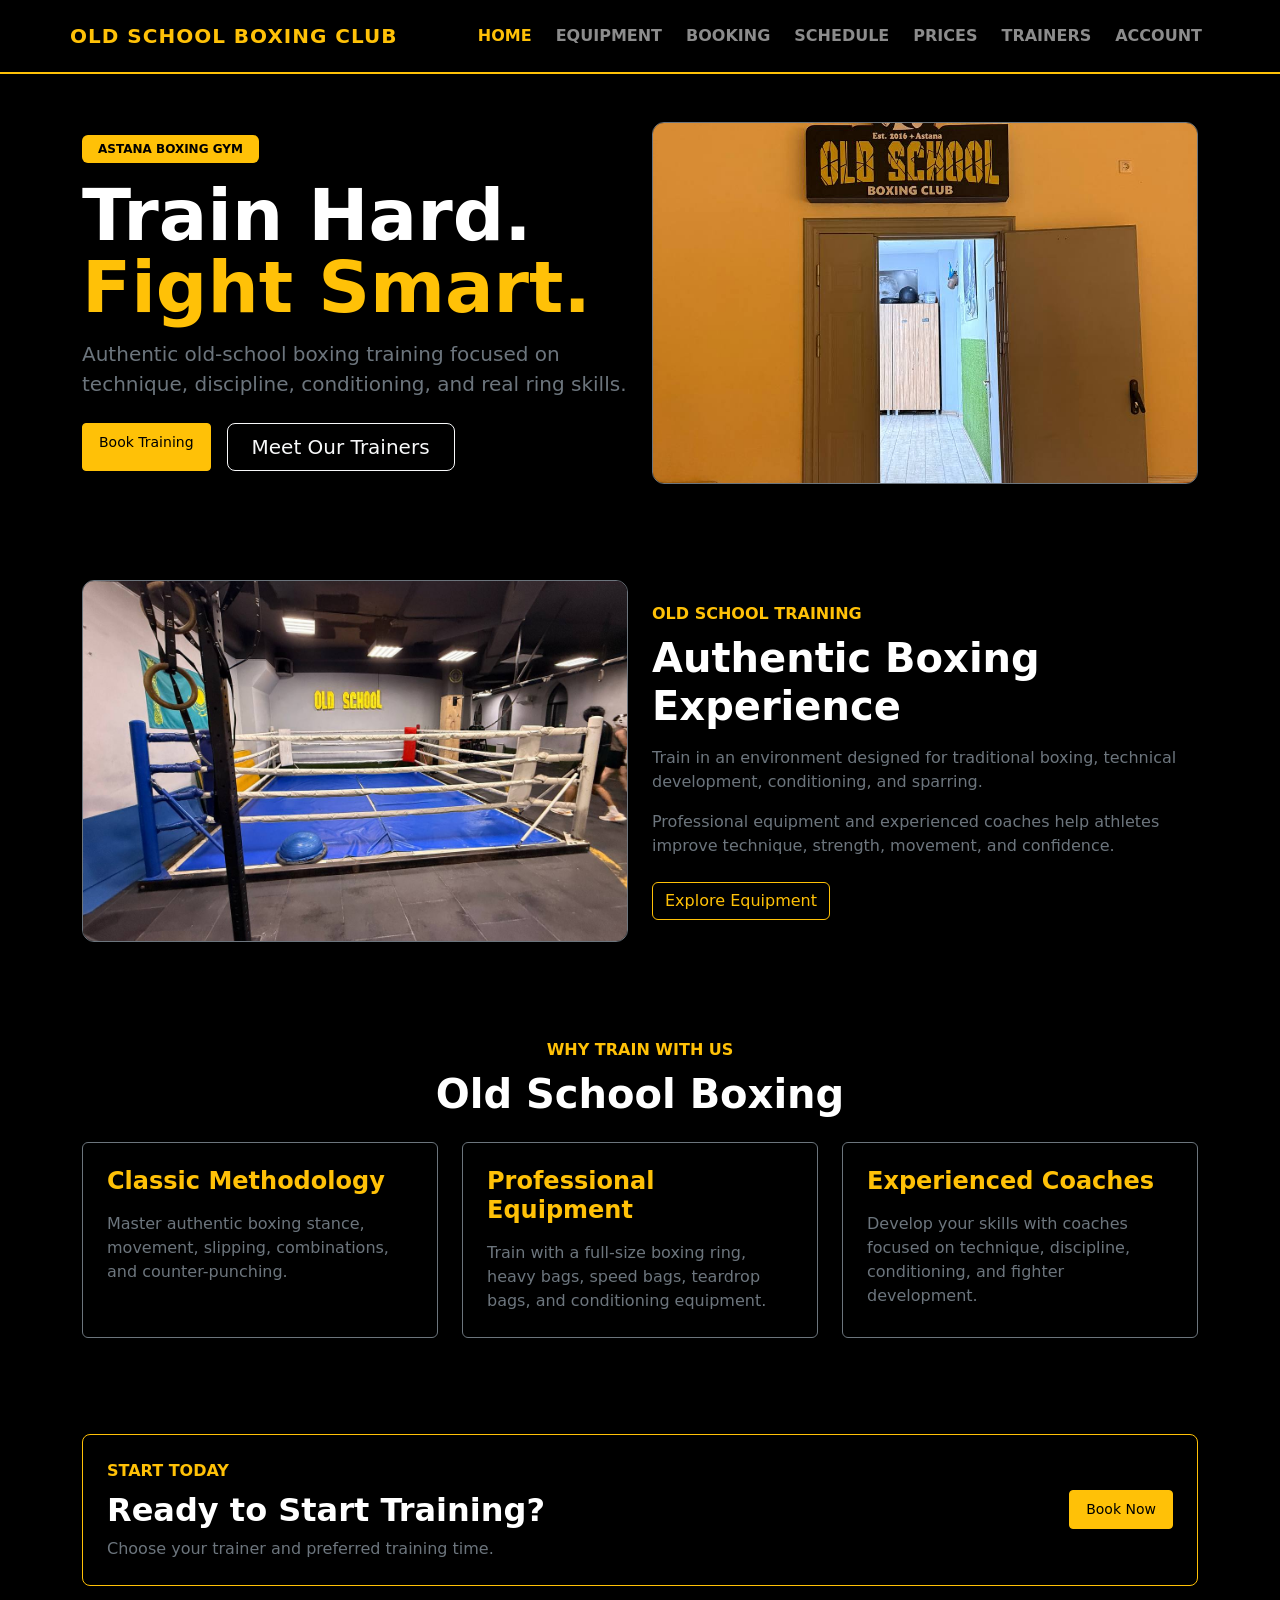
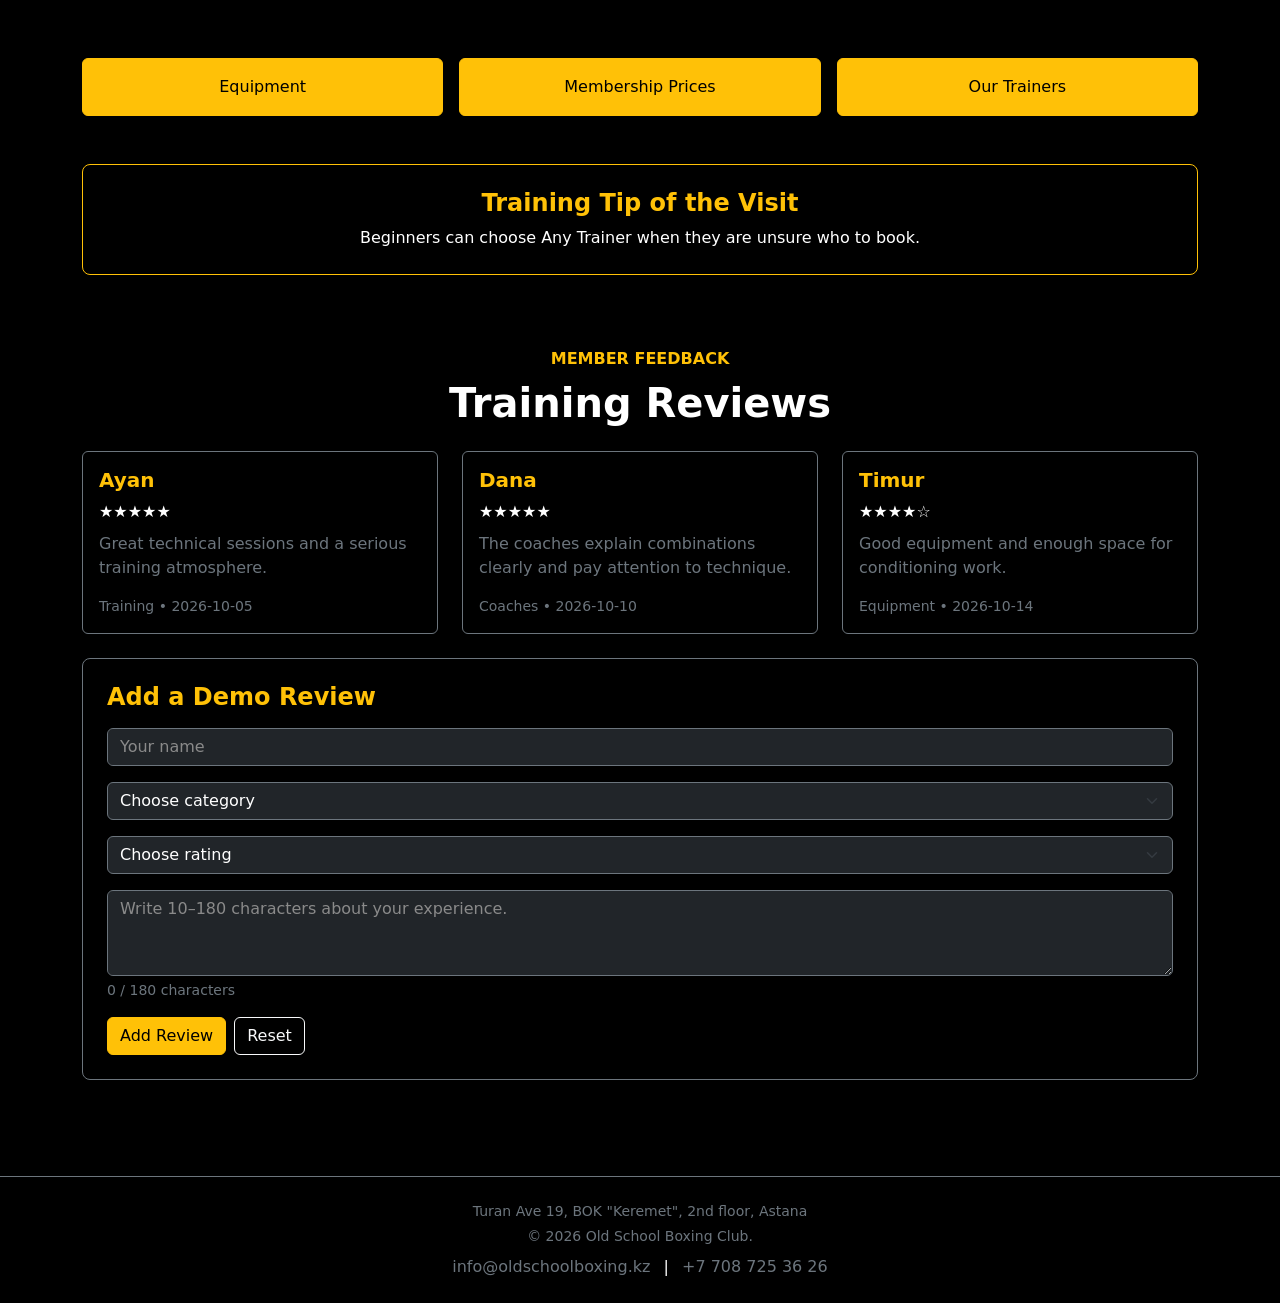
<file: src/index.html>
<!DOCTYPE html>
<html lang="en">
<head>
  <meta charset="UTF-8">
  <meta name="viewport" content="width=device-width, initial-scale=1.0">
  <meta name="description"
        content="Old School Boxing Club in Astana - authentic boxing training, professional equipment and experienced coaches.">
  <title>Old School Boxing Club - Home</title>

  <link href="https://cdn.jsdelivr.net/npm/bootstrap@5.3.8/dist/css/bootstrap.min.css"
        rel="stylesheet">
  <link rel="stylesheet" href="base.css">
  <link rel="stylesheet" href="assylkhan.css">
</head>

<body class="bg-black text-white lh-base">

<header class="main-header-bootstrap bg-black border-bottom border-2 border-warning">
  <nav class="navbar navbar-expand-md navbar-dark container py-3">
    <a class="navbar-brand text-warning fw-bold fs-5 brand-animation"
       href="index.html">
      OLD SCHOOL BOXING CLUB
    </a>

    <button class="navbar-toggler border-warning"
            type="button"
            data-bs-toggle="collapse"
            data-bs-target="#mainNavbar"
            aria-controls="mainNavbar"
            aria-expanded="false"
            aria-label="Toggle navigation">
      <span class="navbar-toggler-icon"></span>
    </button>

    <div class="collapse navbar-collapse" id="mainNavbar">
      <div class="navbar-nav ms-auto text-center gap-md-2 nav-animation">

        <a href="index.html"
           class="nav-link fw-semibold active nav-popup"
           data-label="Home page"
           aria-current="page">HOME</a>

        <a href="equipment.html"
           class="nav-link fw-semibold nav-popup"
           data-label="View our equipment">EQUIPMENT</a>

        <a href="booking.html"
           class="nav-link fw-semibold nav-popup"
           data-label="Book a training session">BOOKING</a>

        <a href="schedule.html"
           class="nav-link fw-semibold nav-popup"
           data-label="Weekly training schedule">SCHEDULE</a>

        <a href="prices.html"
           class="nav-link fw-semibold nav-popup"
           data-label="View membership prices">PRICES</a>

        <a href="trainers.html"
           class="nav-link fw-semibold nav-popup"
           data-label="Meet our trainers">TRAINERS</a>

        <a href="login.html"
           class="nav-link fw-semibold nav-popup"
           data-label="Member account">ACCOUNT</a>

      </div>
    </div>
  </nav>
</header>

<main>

  <!-- HERO -->
  <section id="home-hero" class="container py-5">
    <div class="row align-items-center g-4">

      <div class="col-12 col-lg-6 text-center text-lg-start">
        <span class="badge text-bg-warning px-3 py-2 mb-3">
          ASTANA BOXING GYM
        </span>

        <h1 class="display-2 fw-bold lh-1 mb-3">
          Train Hard.
          <span class="text-warning d-block">
            Fight Smart.
          </span>
        </h1>

        <p class="lead text-secondary mb-4">
          Authentic old-school boxing training focused on technique,
          discipline, conditioning, and real ring skills.
        </p>

        <div class="d-flex flex-column flex-sm-row gap-3
                    justify-content-center justify-content-lg-start">

          <a id="hero-book-button"
             href="booking.html#booking-form"
             class="btn btn-warning btn-sm px-3 py-2">
            Book Training
          </a>

          <a id="hero-trainers-button"
             href="trainers.html"
             class="btn btn-outline-light btn-lg px-4">
            Meet Our Trainers
          </a>
        </div>
      </div>

      <div class="col-12 col-lg-6">
        <div class="home-image-wrapper">
          <img src="images/gym1.jpg"
               class="home-hero-img"
               alt="Old School Boxing Club training area">
        </div>
      </div>

    </div>
  </section>

  <!-- EXPERIENCE -->
  <section id="experience" class="container py-5">
    <div class="row align-items-center g-4">

      <div class="col-12 col-lg-6">
        <div class="home-image-wrapper">
          <img src="images/gym4.jpg"
               class="experience-img"
               alt="Old School Boxing Club boxing ring">
        </div>
      </div>

      <div class="col-12 col-lg-6 text-center text-lg-start">
        <span class="text-warning fw-bold">
          OLD SCHOOL TRAINING
        </span>

        <h2 class="display-6 fw-bold mt-2 mb-3">
          Authentic Boxing Experience
        </h2>

        <p class="text-secondary">
          Train in an environment designed for traditional boxing,
          technical development, conditioning, and sparring.
        </p>

        <p class="text-secondary mb-4">
          Professional equipment and experienced coaches help athletes
          improve technique, strength, movement, and confidence.
        </p>

        <a href="equipment.html"
           class="btn btn-outline-warning">
          Explore Equipment
        </a>
      </div>

    </div>
  </section>

  <!-- HIGHLIGHTS -->
  <section id="highlights" class="container py-5">
    <div class="text-center mb-4">
      <span class="text-warning fw-bold">
        WHY TRAIN WITH US
      </span>
      <h2 class="display-6 fw-bold mt-2">
        Old School Boxing
      </h2>
    </div>

    <div class="row g-4">

      <div class="col-12 col-md-6 col-lg-4">
        <article class="card bg-black text-white border-secondary h-100">
          <div class="card-body p-4">
            <h3 class="h4 text-warning fw-bold mb-3">
              Classic Methodology
            </h3>
            <p class="text-secondary mb-0">
              Master authentic boxing stance, movement,
              slipping, combinations, and counter-punching.
            </p>
          </div>
        </article>
      </div>

      <div class="col-12 col-md-6 col-lg-4">
        <article class="card bg-black text-white border-secondary h-100">
          <div class="card-body p-4">
            <h3 class="h4 text-warning fw-bold mb-3">
              Professional Equipment
            </h3>
            <p class="text-secondary mb-0">
              Train with a full-size boxing ring, heavy bags,
              speed bags, teardrop bags, and conditioning equipment.
            </p>
          </div>
        </article>
      </div>

      <div class="col-12 col-md-6 col-lg-4">
        <article class="card bg-black text-white border-secondary h-100">
          <div class="card-body p-4">
            <h3 class="h4 text-warning fw-bold mb-3">
              Experienced Coaches
            </h3>
            <p class="text-secondary mb-0">
              Develop your skills with coaches focused on technique,
              discipline, conditioning, and fighter development.
            </p>
          </div>
        </article>
      </div>

    </div>
  </section>

  <!-- START TRAINING -->
  <section id="start-training" class="container py-5">
    <div class="border border-warning rounded-3 p-4">
      <div class="row align-items-center g-3">

        <div class="col-12 col-md-8 text-center text-md-start">
          <span class="text-warning fw-bold">
            START TODAY
          </span>

          <h2 class="fw-bold mt-2 mb-2">
            Ready to Start Training?
          </h2>

          <p class="text-secondary mb-md-0">
            Choose your trainer and preferred training time.
          </p>
        </div>

        <div class="col-12 col-md-4 text-center text-md-end">
          <a href="booking.html#booking-form"
             class="btn btn-warning btn-sm px-3 py-2">
            Book Now
          </a>
        </div>

      </div>
    </div>
  </section>

  <!-- BOTTOM NAVIGATION -->
  <section class="container py-4">
    <div class="row g-3">

      <div class="col-12 col-md-4">
        <a href="equipment.html"
           class="btn btn-warning w-100 py-3">
          Equipment
        </a>
      </div>

      <div class="col-12 col-md-4">
        <a href="prices.html"
           class="btn btn-warning w-100 py-3">
          Membership Prices
        </a>
      </div>

      <div class="col-12 col-md-4">
        <a href="trainers.html"
           class="btn btn-warning w-100 py-3">
          Our Trainers
        </a>
      </div>

    </div>
  </section>

</main>

<footer class="bg-black border-top border-secondary text-center py-4 mt-5">
  <div class="container">
    <p class="small text-secondary mb-1">
      Turan Ave 19, BOK "Keremet", 2nd floor, Astana
    </p>

    <p class="small text-secondary mb-2">
      &copy; 2026 Old School Boxing Club.
    </p>

    <p class="mb-0">
      <a href="mailto:info@oldschoolboxing.kz"
         class="link-secondary text-decoration-none">
        info@oldschoolboxing.kz
      </a>

      <span class="mx-2">|</span>

      <a href="tel:+77087253626"
         class="link-secondary text-decoration-none">
        +7 708 725 36 26
      </a>
    </p>
  </div>
</footer>

<script src="https://cdn.jsdelivr.net/npm/bootstrap@5.3.8/dist/js/bootstrap.bundle.min.js"></script>
<script src="https://code.jquery.com/jquery-3.7.1.min.js"></script>
<script src="main.js"></script>
<script src="home.js"></script>

</body>
</html>
</file>
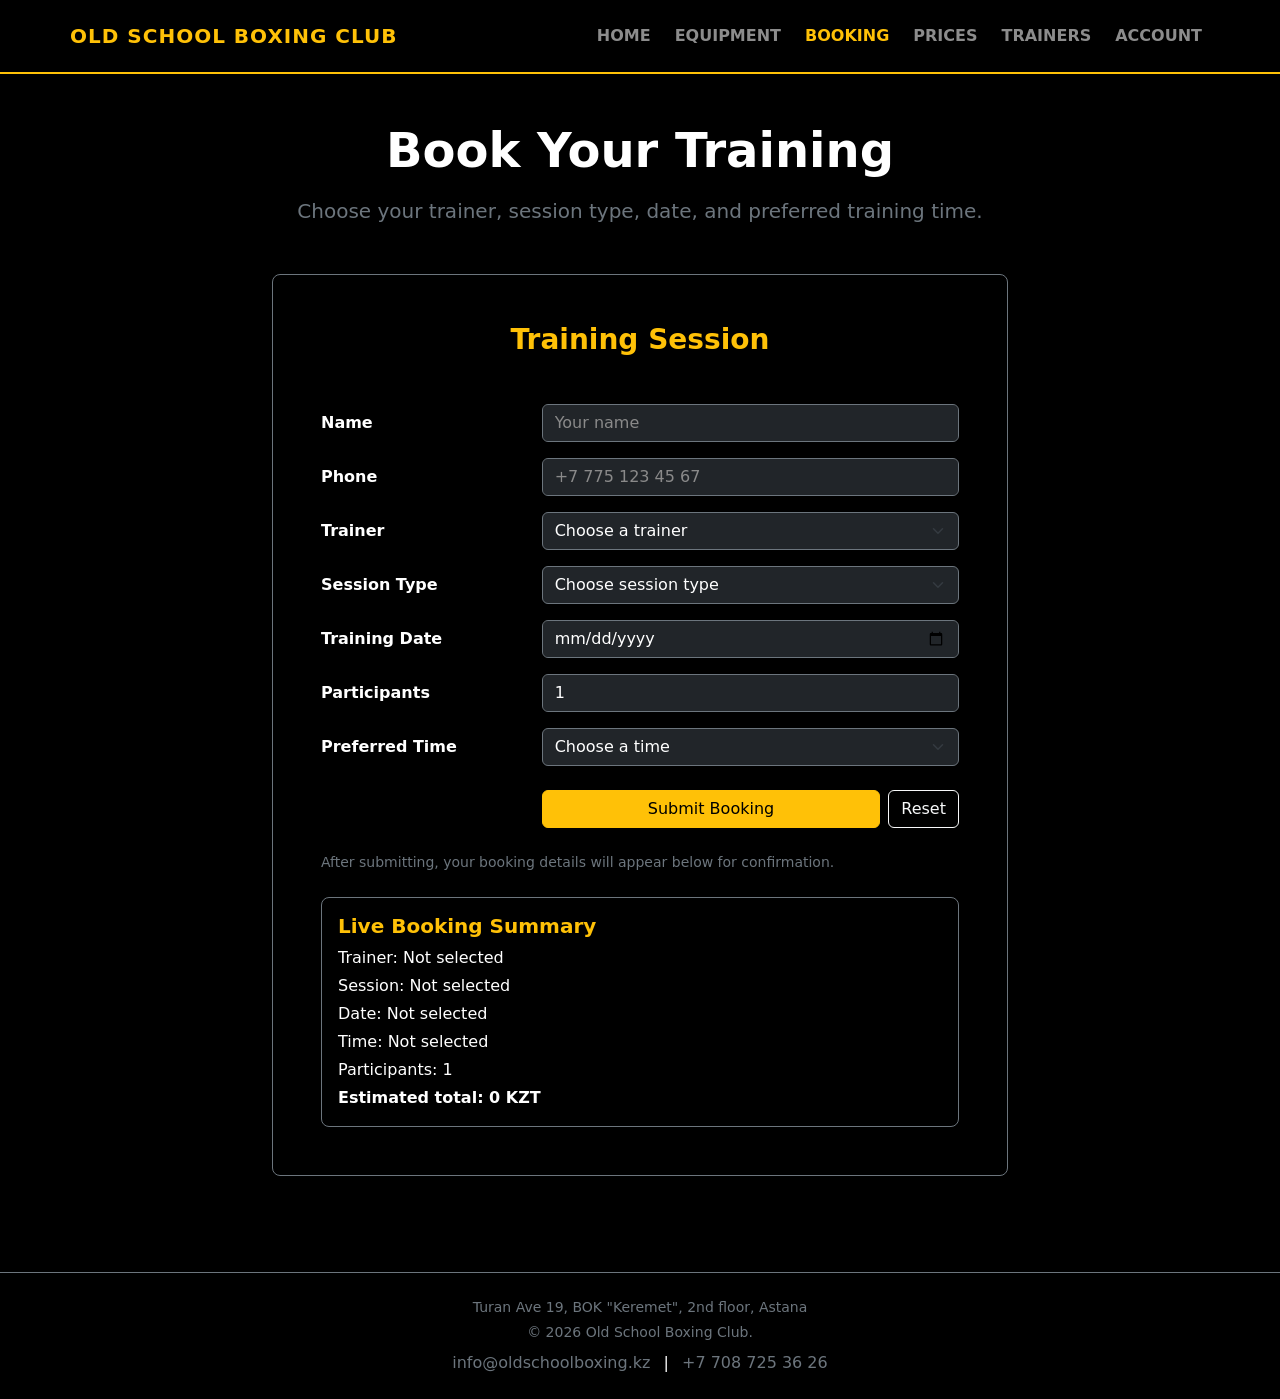
<file: src/booking.html>
<!DOCTYPE html>
<html lang="en">

<head>
  <meta charset="UTF-8">
  <meta name="viewport" content="width=device-width, initial-scale=1.0">

  <meta name="description"
        content="Book a boxing training session at Old School Boxing Club in Astana.">

  <title>Old School Boxing Club - Booking</title>

  <link href="https://cdn.jsdelivr.net/npm/bootstrap@5.3.8/dist/css/bootstrap.min.css"
        rel="stylesheet">

  <link rel="stylesheet" href="base.css">
  <link rel="stylesheet" href="assylkhan.css">
</head>

<body class="bg-black text-white lh-base">

<header class="main-header-bootstrap bg-black border-bottom border-2 border-warning">

  <nav class="navbar navbar-expand-md navbar-dark container py-3">

    <a class="navbar-brand text-warning fw-bold fs-5 brand-animation"
       href="index.html">
      OLD SCHOOL BOXING CLUB
    </a>

    <button class="navbar-toggler border-warning"
            type="button"
            data-bs-toggle="collapse"
            data-bs-target="#mainNavbar"
            aria-controls="mainNavbar"
            aria-expanded="false"
            aria-label="Toggle navigation">

      <span class="navbar-toggler-icon"></span>
    </button>

    <div class="collapse navbar-collapse" id="mainNavbar">

      <div class="navbar-nav ms-auto text-center gap-md-2 nav-animation">

        <a href="index.html"
           class="nav-link fw-semibold nav-popup"
           data-label="Home page">HOME</a>

        <a href="equipment.html"
           class="nav-link fw-semibold nav-popup"
           data-label="View our equipment">EQUIPMENT</a>

        <a href="booking.html"
           class="nav-link fw-semibold active nav-popup"
           data-label="Book a training session"
           aria-current="page">BOOKING</a>

        <a href="prices.html"
           class="nav-link fw-semibold nav-popup"
           data-label="View membership prices">PRICES</a>

        <a href="trainers.html"
           class="nav-link fw-semibold nav-popup"
           data-label="Meet our trainers">TRAINERS</a>

        <a href="login.html"
           class="nav-link fw-semibold nav-popup"
           data-label="Member account">ACCOUNT</a>

      </div>

    </div>

  </nav>

</header>


<section class="container text-center py-5">

  <h1 class="display-5 fw-bold mb-3">
    Book Your Training
  </h1>

  <p class="lead text-secondary mb-0">
    Choose your trainer, session type, date, and preferred training time.
  </p>

</section>


<main class="container pb-5">

  <div class="row justify-content-center">

    <div class="col-12 col-md-10 col-lg-8">

      <section class="border border-secondary rounded-3 shadow p-4 p-md-5">

        <h2 class="h3 fw-bold text-warning text-center mb-5">
          Training Session
        </h2>

        <form id="booking-form">

          <div class="row align-items-center mb-3">

            <div class="col-12 col-md-4">
              <label for="booking-name"
                     class="form-label fw-bold mb-md-0">
                Name
              </label>
            </div>

            <div class="col-12 col-md-8">
              <input type="text"
                     class="form-control bg-dark text-white border-secondary"
                     id="booking-name"
                     name="name"
                     placeholder="Your name"
                     required>
            </div>

          </div>


          <div class="row align-items-center mb-3">

            <div class="col-12 col-md-4">
              <label for="booking-phone"
                     class="form-label fw-bold mb-md-0">
                Phone
              </label>
            </div>

            <div class="col-12 col-md-8">
              <input type="tel"
                     class="form-control bg-dark text-white border-secondary"
                     id="booking-phone"
                     name="phone"
                     placeholder="+7 700 000 00 00"
                     required>
            </div>

          </div>


          <div class="row align-items-center mb-3">

            <div class="col-12 col-md-4">
              <label for="booking-trainer"
                     class="form-label fw-bold mb-md-0">
                Trainer
              </label>
            </div>

            <div class="col-12 col-md-8">

              <select class="form-select bg-dark text-white border-secondary"
                      id="booking-trainer"
                      name="trainer"
                      required>

                <option value="" selected disabled>
                  Choose a trainer
                </option>

                <option value="baglan">
                  Baglan Kadyrbay
                </option>

                <option value="kanysh">
                  Kanysh Seidazym
                </option>

                <option value="mikhail">
                  Mikhail Shindin
                </option>

                <option value="any">
                  Any Trainer
                </option>

              </select>

            </div>

          </div>


          <div class="row align-items-center mb-3">

            <div class="col-12 col-md-4">
              <label for="booking-session"
                     class="form-label fw-bold mb-md-0">
                Session Type
              </label>
            </div>

            <div class="col-12 col-md-8">

              <select class="form-select bg-dark text-white border-secondary"
                      id="booking-session"
                      name="session"
                      required>

                <option value="" selected disabled>
                  Choose session type
                </option>

                <option value="group">
                  Group Training
                </option>

                <option value="personal">
                  Personal Training
                </option>

                <option value="minigroup">
                  Mini-Group
                </option>

              </select>

            </div>

          </div>


          <div class="row align-items-center mb-3">

            <div class="col-12 col-md-4">
              <label for="booking-date"
                     class="form-label fw-bold mb-md-0">
                Training Date
              </label>
            </div>

            <div class="col-12 col-md-8">
              <input type="date"
                     class="form-control bg-dark text-white border-secondary"
                     id="booking-date"
                     name="date"
                     required>
            </div>

          </div>


          <div class="row align-items-center mb-4">

            <div class="col-12 col-md-4">
              <label for="booking-time"
                     class="form-label fw-bold mb-md-0">
                Preferred Time
              </label>
            </div>

            <div class="col-12 col-md-8">

              <select class="form-select bg-dark text-white border-secondary"
                      id="booking-time"
                      name="time"
                      required>

                <option value="" selected disabled>
                  Choose a time
                </option>

                <option value="09:00">
                  09:00 - 10:30
                </option>

                <option value="15:00">
                  15:00 - 16:30
                </option>

                <option value="18:30">
                  18:30 - 20:00
                </option>

                <option value="20:00">
                  20:00 - 21:30
                </option>

              </select>

            </div>

          </div>


          <div class="row">

            <div class="col-12 col-md-4"></div>

            <div class="col-12 col-md-8">

              <div class="d-grid d-sm-flex gap-2">

                <button type="submit"
                        id="booking-submit"
                        class="btn btn-warning flex-grow-1">
                  Submit Booking
                </button>

                <button type="reset"
                        id="booking-reset"
                        class="btn btn-outline-light">
                  Reset
                </button>

              </div>

            </div>

          </div>

          <p class="small text-secondary mt-4 mb-0">
            After submitting, your booking details will appear
            below for confirmation.
          </p>

        </form>


        <div id="booking-error"
             class="alert alert-danger mt-4 hidden"
             role="alert">
        </div>

        <div id="booking-confirmation"
             class="alert alert-success mt-4 hidden"
             role="status">
        </div>

      </section>

    </div>

  </div>

</main>


<footer class="bg-black border-top border-secondary text-center py-4 mt-5">

  <div class="container">

    <p class="small text-secondary mb-1">
      Turan Ave 19, BOK "Keremet", 2nd floor, Astana
    </p>

    <p class="small text-secondary mb-2">
      &copy; 2026 Old School Boxing Club.
    </p>

    <p class="mb-0">

      <a href="mailto:info@oldschoolboxing.kz"
         class="link-secondary text-decoration-none">
        info@oldschoolboxing.kz
      </a>

      <span class="mx-2">|</span>

      <a href="tel:+77087253626"
         class="link-secondary text-decoration-none">
        +7 708 725 36 26
      </a>

    </p>

  </div>

</footer>

<script src="https://cdn.jsdelivr.net/npm/bootstrap@5.3.8/dist/js/bootstrap.bundle.min.js"></script>
<script src="https://code.jquery.com/jquery-3.7.1.min.js"></script>
<script src="main.js"></script>
<script src="booking.js"></script>

</body>
</html>
</file>
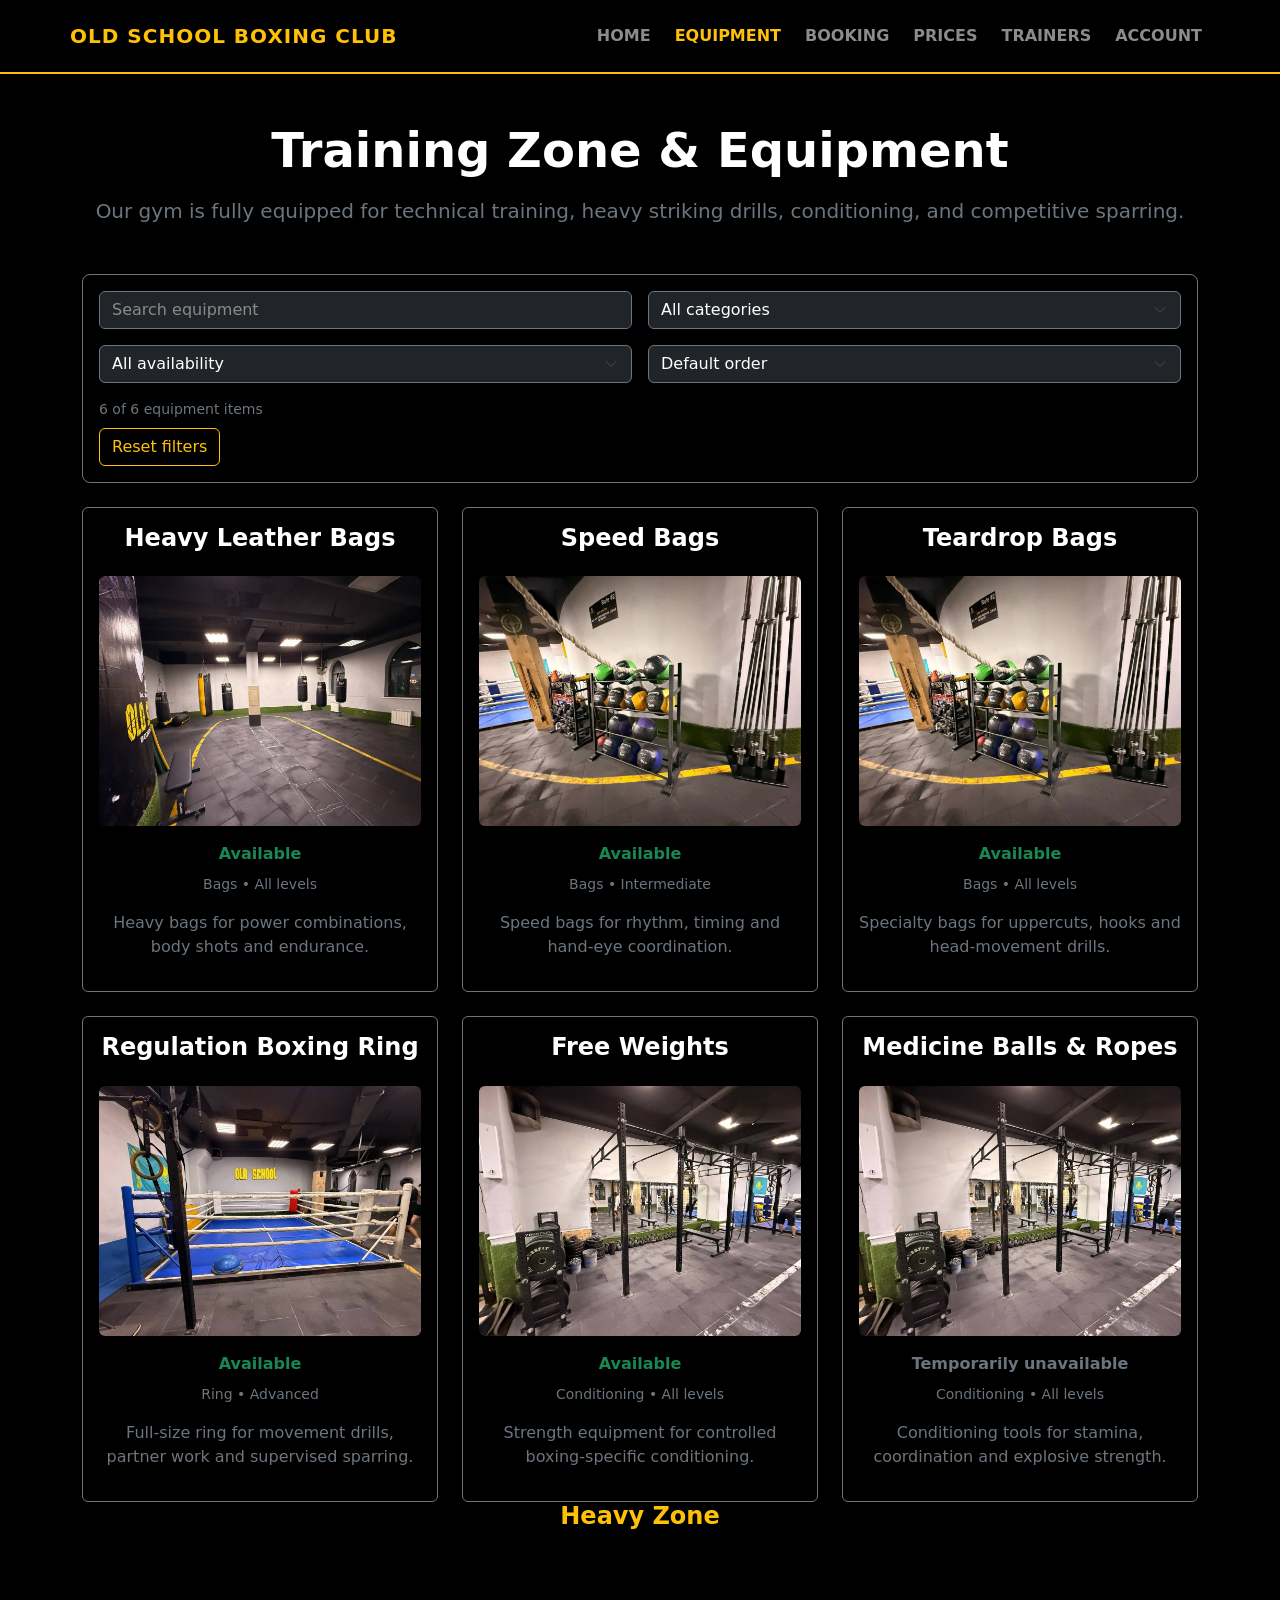
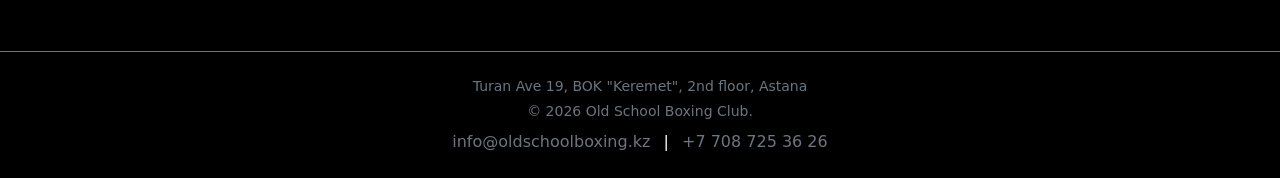
<file: src/equipment.html>
<!DOCTYPE html>
<html lang="en">

<head>
  <meta charset="UTF-8">
  <meta name="viewport" content="width=device-width, initial-scale=1.0">

  <meta name="description"
        content="Professional boxing equipment at Old School Boxing Club in Astana.">

  <title>Old School Boxing Club - Equipment</title>

  <link href="https://cdn.jsdelivr.net/npm/bootstrap@5.3.8/dist/css/bootstrap.min.css"
        rel="stylesheet">

  <link rel="stylesheet" href="base.css">
  <link rel="stylesheet" href="assylkhan.css">
</head>

<body class="bg-black text-white lh-base">

<header class="main-header-bootstrap bg-black border-bottom border-2 border-warning">

  <nav class="navbar navbar-expand-md navbar-dark container py-3">

    <a class="navbar-brand text-warning fw-bold fs-5 brand-animation"
       href="index.html">
      OLD SCHOOL BOXING CLUB
    </a>

    <button class="navbar-toggler border-warning"
            type="button"
            data-bs-toggle="collapse"
            data-bs-target="#mainNavbar"
            aria-controls="mainNavbar"
            aria-expanded="false"
            aria-label="Toggle navigation">

      <span class="navbar-toggler-icon"></span>
    </button>

    <div class="collapse navbar-collapse" id="mainNavbar">

      <div class="navbar-nav ms-auto text-center gap-md-2 nav-animation">

        <a href="index.html"
           class="nav-link fw-semibold nav-popup"
           data-label="Home page">
          HOME
        </a>

        <a href="equipment.html"
           class="nav-link fw-semibold active nav-popup"
           data-label="View our equipment"
           aria-current="page">
          EQUIPMENT
        </a>

        <a href="booking.html"
           class="nav-link fw-semibold nav-popup"
           data-label="Book a training session">
          BOOKING
        </a>

        <a href="prices.html"
           class="nav-link fw-semibold nav-popup"
           data-label="View membership prices">
          PRICES
        </a>

        <a href="trainers.html"
           class="nav-link fw-semibold nav-popup"
           data-label="Meet our trainers">
          TRAINERS
        </a>

        <a href="login.html"
           class="nav-link fw-semibold nav-popup"
           data-label="Member account">
          ACCOUNT
        </a>

      </div>

    </div>

  </nav>

</header>


<section class="container text-center py-5">

  <h1 class="display-5 fw-bold mb-3">
    Training Zone &amp; Equipment
  </h1>

  <p class="lead text-secondary mb-0">
    Our gym is fully equipped for technical training,
    heavy striking drills, conditioning, and competitive sparring.
  </p>

</section>


<main id="equipment-list" class="container pb-5">

  <!-- HEAVY ZONE TITLE -->
  <div class="text-center mb-4">

    <h2 class="h4 text-warning fw-bold">
      Heavy Zone
    </h2>

  </div>


  <div class="row g-4 justify-content-center">

    <!-- EQUIPMENT 1 -->
    <div class="col-12 col-md-6 col-lg-3">

      <article id="heavy-bags"
               class="card bg-black text-white border-secondary h-100 shadow-sm">

        <div class="card-body d-flex flex-column">

          <h2 class="h4 fw-bold text-center">
            Heavy Leather Bags
          </h2>

          <img src="images/gym6.jpg"
               alt="Row of heavy leather punching bags"
               class="img-fluid rounded equipment-img my-3">

          <p class="small text-secondary text-center">
            Classic heavy leather bags for power combinations
          </p>

          <p class="text-secondary text-center mt-auto">
            Heavy leather bags designed to withstand high-impact
            strikes and develop combination power.
          </p>

        </div>

      </article>

    </div>


    <!-- EQUIPMENT 2 -->
    <div class="col-12 col-md-6 col-lg-3">

      <article id="speed-bags"
               class="card bg-black text-white border-secondary h-100 shadow-sm">

        <div class="card-body d-flex flex-column">

          <h2 class="h4 fw-bold text-center">
            Teardrop &amp; Speed Bags
          </h2>

          <img src="images/gym5.jpg"
               alt="Speed bags and specialty teardrop bags"
               class="img-fluid rounded equipment-img my-3">

          <p class="small text-secondary text-center">
            Specialty bags for rhythm and head movement
          </p>

          <p class="text-secondary text-center mt-auto">
            Speed bags and teardrop bags help develop
            coordination, timing, rhythm, and defense.
          </p>

        </div>

      </article>

    </div>


    <!-- EQUIPMENT 3 -->
    <div class="col-12 col-md-6 col-lg-3">

      <article id="boxing-ring"
               class="card bg-black text-white border-secondary h-100 shadow-sm">

        <div class="card-body d-flex flex-column">

          <h2 class="h4 fw-bold text-center">
            Regulation Boxing Ring
          </h2>

          <img src="images/gym4.jpg"
               alt="Full view of the boxing ring"
               class="img-fluid rounded equipment-img my-3">

          <p class="small text-secondary text-center">
            Full-size competition ring
          </p>

          <p class="text-secondary text-center mt-auto">
            A full-size ring provides realistic conditions
            for sparring, movement, and footwork drills.
          </p>

        </div>

      </article>

    </div>


    <!-- EQUIPMENT 4 -->
    <div class="col-12 col-md-6 col-lg-3">

      <article id="conditioning-zone"
               class="card bg-black text-white border-secondary h-100 shadow-sm">

        <div class="card-body d-flex flex-column">

          <h2 class="h4 fw-bold text-center">
            Conditioning &amp; Free Weights
          </h2>

          <img src="images/gym3.jpg"
               alt="Functional training and conditioning zone"
               class="img-fluid rounded equipment-img my-3">

          <p class="small text-secondary text-center">
            Functional training and conditioning equipment
          </p>

          <p class="text-secondary text-center mt-auto">
            Jump ropes, medicine balls, weights, and conditioning
            equipment support stamina and explosive strength.
          </p>

        </div>

      </article>

    </div>

  </div>

</main>


<footer class="bg-black border-top border-secondary text-center py-4 mt-5">

  <div class="container">

    <p class="small text-secondary mb-1">
      Turan Ave 19, BOK "Keremet", 2nd floor, Astana
    </p>

    <p class="small text-secondary mb-2">
      &copy; 2026 Old School Boxing Club.
    </p>

    <p class="mb-0">

      <a href="mailto:info@oldschoolboxing.kz"
         class="link-secondary text-decoration-none">
        info@oldschoolboxing.kz
      </a>

      <span class="mx-2">|</span>

      <a href="tel:+77087253626"
         class="link-secondary text-decoration-none">
        +7 708 725 36 26
      </a>

    </p>

  </div>

</footer>


<script src="https://cdn.jsdelivr.net/npm/bootstrap@5.3.8/dist/js/bootstrap.bundle.min.js"></script>
<script src="https://code.jquery.com/jquery-3.7.1.min.js"></script>
<script src="main.js"></script>
<script src="equipment.js"></script>

</body>
</html>
</file>
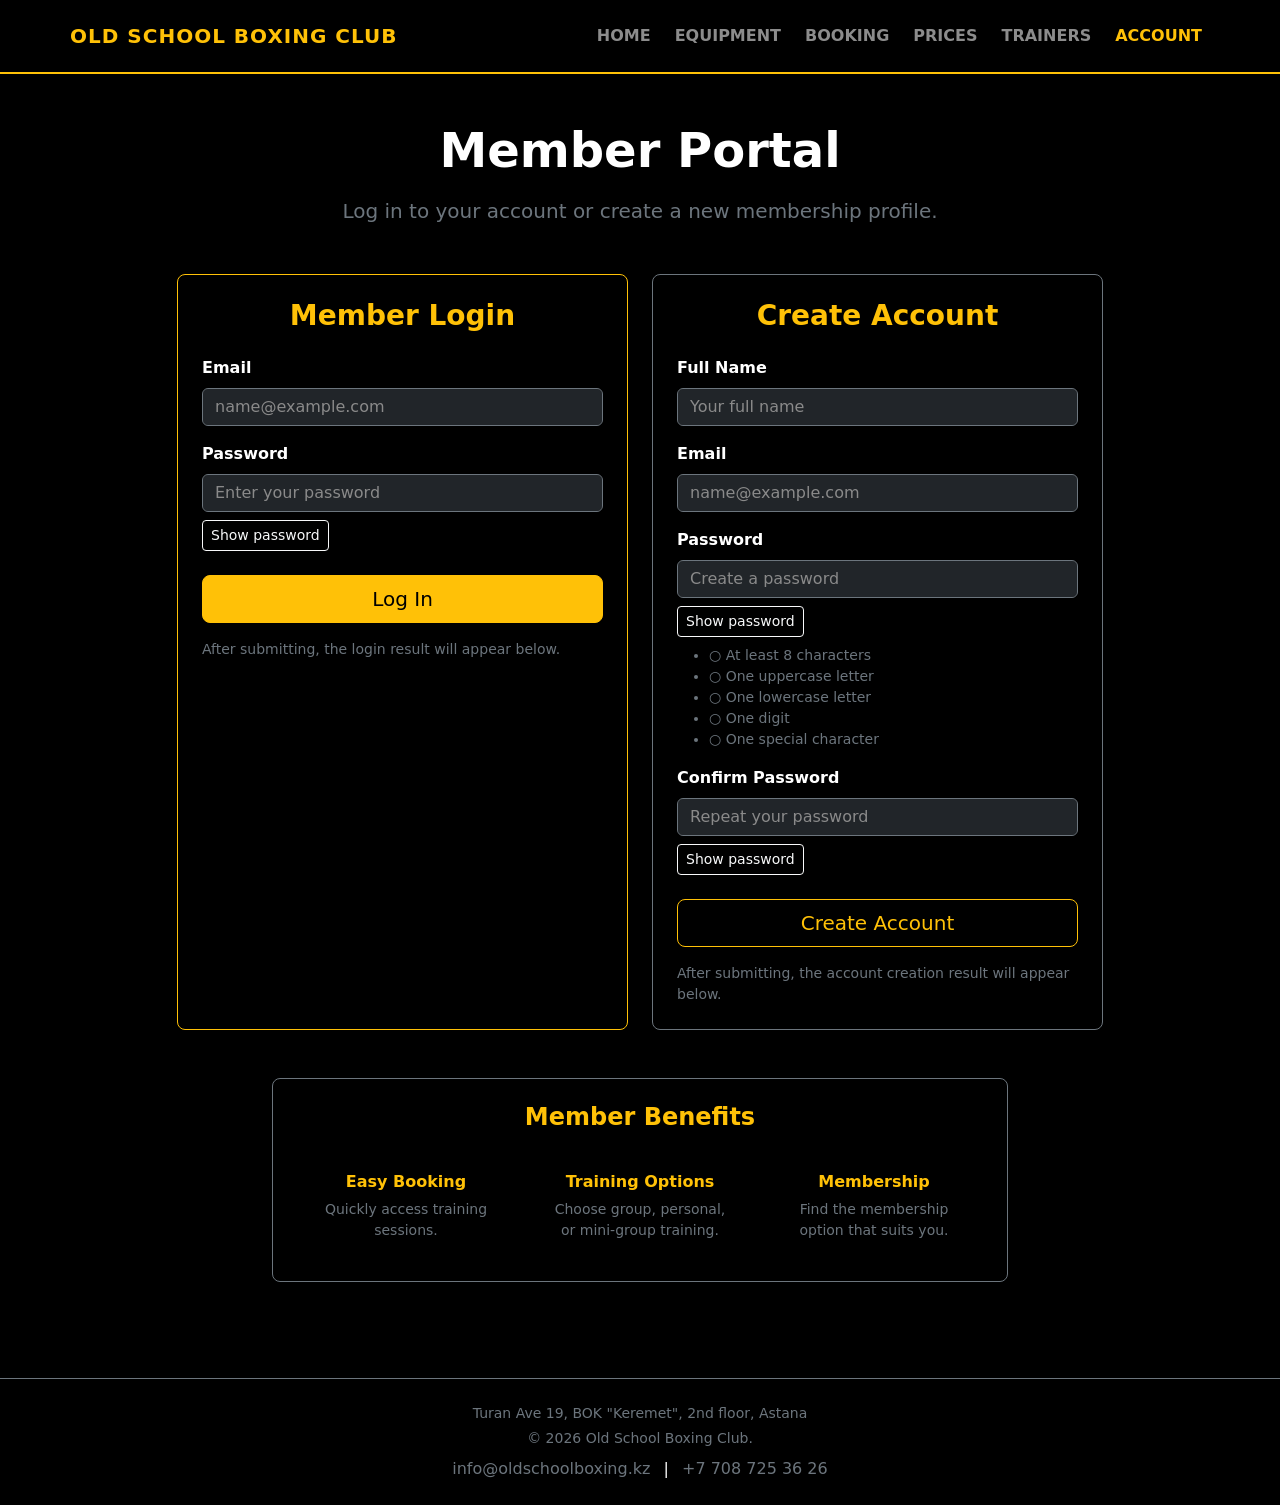
<file: src/login.html>
<!DOCTYPE html>
<html lang="en">

<head>
  <meta charset="UTF-8">
  <meta name="viewport" content="width=device-width, initial-scale=1.0">

  <meta name="description"
        content="Member login and registration portal for Old School Boxing Club in Astana.">

  <title>Old School Boxing Club - Account</title>

  <link href="https://cdn.jsdelivr.net/npm/bootstrap@5.3.8/dist/css/bootstrap.min.css"
        rel="stylesheet">

  <link rel="stylesheet" href="base.css">
  <link rel="stylesheet" href="arslan.css">
</head>

<body class="bg-black text-white lh-base">

<header class="main-header-bootstrap bg-black border-bottom border-2 border-warning">

  <nav class="navbar navbar-expand-md navbar-dark container py-3">

    <a class="navbar-brand text-warning fw-bold fs-5 brand-animation"
       href="index.html">
      OLD SCHOOL BOXING CLUB
    </a>

    <button class="navbar-toggler border-warning"
            type="button"
            data-bs-toggle="collapse"
            data-bs-target="#mainNavbar"
            aria-controls="mainNavbar"
            aria-expanded="false"
            aria-label="Toggle navigation">

      <span class="navbar-toggler-icon"></span>
    </button>

    <div class="collapse navbar-collapse" id="mainNavbar">

      <div class="navbar-nav ms-auto text-center gap-md-2 nav-animation">

        <a href="index.html"
           class="nav-link fw-semibold nav-popup"
           data-label="Home page">
          HOME
        </a>

        <a href="equipment.html"
           class="nav-link fw-semibold nav-popup"
           data-label="View our equipment">
          EQUIPMENT
        </a>

        <a href="booking.html"
           class="nav-link fw-semibold nav-popup"
           data-label="Book a training session">
          BOOKING
        </a>

        <a href="prices.html"
           class="nav-link fw-semibold nav-popup"
           data-label="View membership prices">
          PRICES
        </a>

        <a href="trainers.html"
           class="nav-link fw-semibold nav-popup"
           data-label="Meet our trainers">
          TRAINERS
        </a>

        <a href="login.html"
           class="nav-link fw-semibold active nav-popup"
           data-label="Member account"
           aria-current="page">
          ACCOUNT
        </a>

      </div>

    </div>

  </nav>

</header>


<section class="container text-center py-5">

  <h1 class="display-5 fw-bold mb-3">
    Member Portal
  </h1>

  <p class="lead text-secondary mb-0">
    Log in to your account or create a new membership profile.
  </p>

</section>


<main class="container pb-5">

  <div class="row g-4 justify-content-center">

    <!-- LOGIN FORM -->
    <div class="col-12 col-md-6 col-lg-5">

      <section class="border border-warning rounded-3 p-4 h-100 shadow">

        <h2 class="h3 text-warning fw-bold text-center mb-4">
          Member Login
        </h2>

        <form id="login-form">

          <div class="mb-3">

            <label for="login-email"
                   class="form-label fw-bold">
              Email
            </label>

            <input type="email"
                   class="form-control bg-dark text-white border-secondary"
                   id="login-email"
                   name="login-email"
                   placeholder="name@example.com"
                   required>

          </div>


          <div class="mb-4">

            <label for="login-password"
                   class="form-label fw-bold">
              Password
            </label>

            <input type="password"
                   class="form-control bg-dark text-white border-secondary"
                   id="login-password"
                   name="login-password"
                   placeholder="Enter your password"
                   required>

          </div>


          <div class="d-grid">

            <button type="submit"
                    id="login-submit"
                    class="btn btn-warning btn-lg">
              Log In
            </button>

          </div>

          <p class="small text-secondary mt-3 mb-0">
            After submitting, the login result will appear below.
          </p>

        </form>


        <div id="login-error"
             class="alert alert-danger mt-3 hidden"
             role="alert">
        </div>

        <div id="login-success"
             class="alert alert-success mt-3 hidden"
             role="status">
        </div>

      </section>

    </div>


    <!-- REGISTRATION FORM -->
    <div class="col-12 col-md-6 col-lg-5">

      <section class="border border-secondary rounded-3 p-4 h-100 shadow-sm">

        <h2 class="h3 text-warning fw-bold text-center mb-4">
          Create Account
        </h2>

        <form id="register-form">

          <div class="mb-3">

            <label for="register-name"
                   class="form-label fw-bold">
              Full Name
            </label>

            <input type="text"
                   class="form-control bg-dark text-white border-secondary"
                   id="register-name"
                   name="register-name"
                   placeholder="Your full name"
                   required>

          </div>


          <div class="mb-3">

            <label for="register-email"
                   class="form-label fw-bold">
              Email
            </label>

            <input type="email"
                   class="form-control bg-dark text-white border-secondary"
                   id="register-email"
                   name="register-email"
                   placeholder="name@example.com"
                   required>

          </div>


          <div class="mb-3">

            <label for="register-password"
                   class="form-label fw-bold">
              Password
            </label>

            <input type="password"
                   class="form-control bg-dark text-white border-secondary"
                   id="register-password"
                   name="register-password"
                   placeholder="Create a password"
                   required>

          </div>


          <div class="mb-4">

            <label for="register-confirm-password"
                   class="form-label fw-bold">
              Confirm Password
            </label>

            <input type="password"
                   class="form-control bg-dark text-white border-secondary"
                   id="register-confirm-password"
                   name="register-confirm-password"
                   placeholder="Repeat your password"
                   required>

          </div>


          <div class="d-grid">

            <button type="submit"
                    id="register-submit"
                    class="btn btn-outline-warning btn-lg">
              Create Account
            </button>

          </div>

          <p class="small text-secondary mt-3 mb-0">
            After submitting, the account creation result will
            appear below.
          </p>

        </form>


        <div id="register-error"
             class="alert alert-danger mt-3 hidden"
             role="alert">
        </div>

        <div id="register-success"
             class="alert alert-success mt-3 hidden"
             role="status">
        </div>

      </section>

    </div>

  </div>

</main>


<!-- MEMBER BENEFITS -->
<section class="container pb-5">

  <div class="row justify-content-center">

    <div class="col-12 col-md-10 col-lg-8">

      <div class="border border-secondary rounded-3 p-4 text-center">

        <h2 class="h4 text-warning fw-bold mb-4">
          Member Benefits
        </h2>

        <div class="row g-3">

          <div class="col-12 col-md-4">

            <div class="p-3 h-100">

              <h3 class="h6 text-warning fw-bold">
                Easy Booking
              </h3>

              <p class="small text-secondary mb-0">
                Quickly access training sessions.
              </p>

            </div>

          </div>


          <div class="col-12 col-md-4">

            <div class="p-3 h-100">

              <h3 class="h6 text-warning fw-bold">
                Training Options
              </h3>

              <p class="small text-secondary mb-0">
                Choose group, personal, or mini-group training.
              </p>

            </div>

          </div>


          <div class="col-12 col-md-4">

            <div class="p-3 h-100">

              <h3 class="h6 text-warning fw-bold">
                Membership
              </h3>

              <p class="small text-secondary mb-0">
                Find the membership option that suits you.
              </p>

            </div>

          </div>

        </div>

      </div>

    </div>

  </div>

</section>


<!-- FOOTER -->
<footer class="bg-black border-top border-secondary text-center py-4 mt-5">

  <div class="container">

    <p class="small text-secondary mb-1">
      Turan Ave 19, BOK "Keremet", 2nd floor, Astana
    </p>

    <p class="small text-secondary mb-2">
      &copy; 2026 Old School Boxing Club.
    </p>

    <p class="mb-0">

      <a href="mailto:info@oldschoolboxing.kz"
         class="link-secondary text-decoration-none">
        info@oldschoolboxing.kz
      </a>

      <span class="mx-2">|</span>

      <a href="tel:+77087253626"
         class="link-secondary text-decoration-none">
        +7 708 725 36 26
      </a>

    </p>

  </div>

</footer>


<script src="https://cdn.jsdelivr.net/npm/bootstrap@5.3.8/dist/js/bootstrap.bundle.min.js"></script>
<script src="https://code.jquery.com/jquery-3.7.1.min.js"></script>
<script src="main.js"></script>
<script src="login.js"></script>

</body>
</html>
</file>
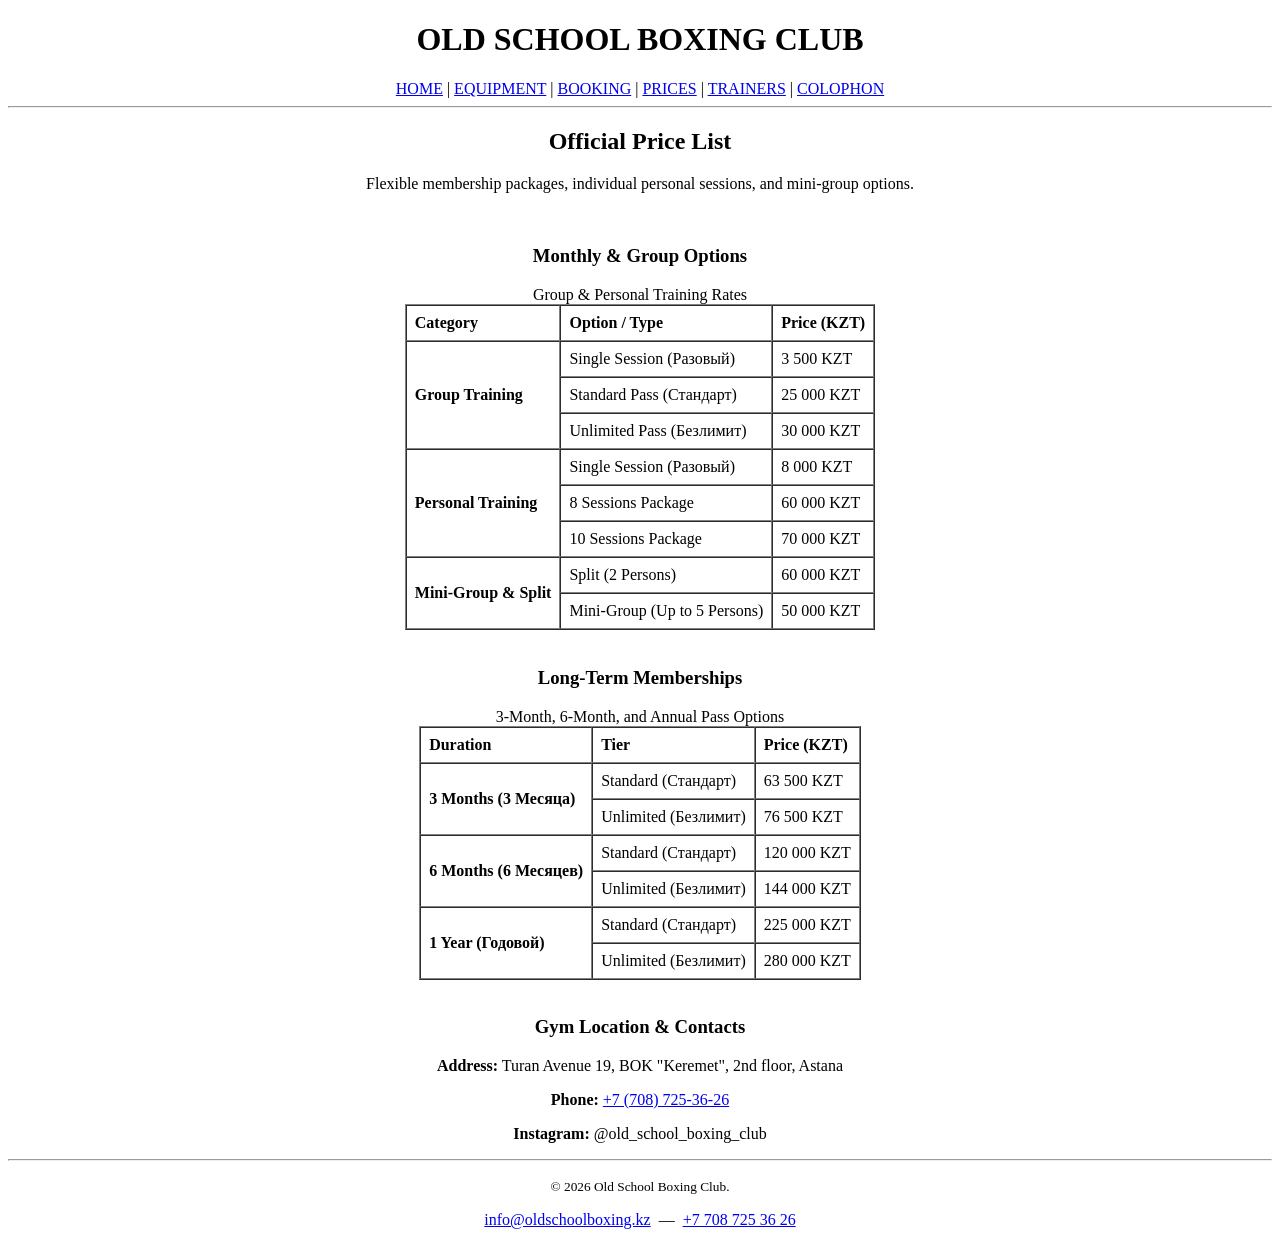
<file: src/price.html>
<!DOCTYPE html>
<html lang="en">
<head>
  <meta charset="UTF-8">
  <meta name="viewport" content="width=device-width, initial-scale=1.0">
  <meta name="description" content="Membership and training price list for Old School Boxing Club in Astana.">
  <title>Old School Boxing Club - Prices</title>
</head>

<body>

<header style="text-align: center;">
  <h1>OLD SCHOOL BOXING CLUB</h1>

  <nav>
    <a href="index.html">HOME</a> |
    <a href="equipment.html">EQUIPMENT</a> |
    <a href="booking.html">BOOKING</a> |
    <a href="prices.html">PRICES</a> |
    <a href="trainers.html">TRAINERS</a> |
    <a href="colophon.html">COLOPHON</a>
  </nav>
</header>

<hr>

<main style="text-align: center; max-width: 800px; margin: 0 auto;">
  <section id="price-list">
    <h2>Official Price List</h2>
    <p>Flexible membership packages, individual personal sessions, and mini-group options.</p>

    <br>

    <!-- Monthly & Group Options -->
    <article>
      <h3>Monthly & Group Options</h3>
      <table border="1" cellpadding="8" cellspacing="0" style="margin: 0 auto; text-align: left;">
        <caption>Group & Personal Training Rates</caption>
        <thead>
        <tr>
          <th scope="col">Category</th>
          <th scope="col">Option / Type</th>
          <th scope="col">Price (KZT)</th>
        </tr>
        </thead>
        <tbody>
        <tr>
          <th scope="row" rowspan="3">Group Training</th>
          <td>Single Session (Разовый)</td>
          <td>3 500 KZT</td>
        </tr>
        <tr>
          <td>Standard Pass (Стандарт)</td>
          <td>25 000 KZT</td>
        </tr>
        <tr>
          <td>Unlimited Pass (Безлимит)</td>
          <td>30 000 KZT</td>
        </tr>
        <tr>
          <th scope="row" rowspan="3">Personal Training</th>
          <td>Single Session (Разовый)</td>
          <td>8 000 KZT</td>
        </tr>
        <tr>
          <td>8 Sessions Package</td>
          <td>60 000 KZT</td>
        </tr>
        <tr>
          <td>10 Sessions Package</td>
          <td>70 000 KZT</td>
        </tr>
        <tr>
          <th scope="row" rowspan="2">Mini-Group & Split</th>
          <td>Split (2 Persons)</td>
          <td>60 000 KZT</td>
        </tr>
        <tr>
          <td>Mini-Group (Up to 5 Persons)</td>
          <td>50 000 KZT</td>
        </tr>
        </tbody>
      </table>
    </article>

    <br>

    <!-- Long-Term Memberships -->
    <article>
      <h3>Long-Term Memberships</h3>
      <table border="1" cellpadding="8" cellspacing="0" style="margin: 0 auto; text-align: left;">
        <caption>3-Month, 6-Month, and Annual Pass Options</caption>
        <thead>
        <tr>
          <th scope="col">Duration</th>
          <th scope="col">Tier</th>
          <th scope="col">Price (KZT)</th>
        </tr>
        </thead>
        <tbody>
        <tr>
          <th scope="row" rowspan="2">3 Months (3 Месяца)</th>
          <td>Standard (Стандарт)</td>
          <td>63 500 KZT</td>
        </tr>
        <tr>
          <td>Unlimited (Безлимит)</td>
          <td>76 500 KZT</td>
        </tr>
        <tr>
          <th scope="row" rowspan="2">6 Months (6 Месяцев)</th>
          <td>Standard (Стандарт)</td>
          <td>120 000 KZT</td>
        </tr>
        <tr>
          <td>Unlimited (Безлимит)</td>
          <td>144 000 KZT</td>
        </tr>
        <tr>
          <th scope="row" rowspan="2">1 Year (Годовой)</th>
          <td>Standard (Стандарт)</td>
          <td>225 000 KZT</td>
        </tr>
        <tr>
          <td>Unlimited (Безлимит)</td>
          <td>280 000 KZT</td>
        </tr>
        </tbody>
      </table>
    </article>

    <br>

    <section id="location-info">
      <h3>Gym Location & Contacts</h3>
      <p><strong>Address:</strong> Turan Avenue 19, BOK "Keremet", 2nd floor, Astana</p>
      <p><strong>Phone:</strong> <a href="tel:+77087253626">+7 (708) 725-36-26</a></p>
      <p><strong>Instagram:</strong> @old_school_boxing_club</p>
    </section>
  </section>
</main>

<hr>

<footer style="text-align: center;">
  <p><small>&copy; 2026 Old School Boxing Club.</small></p>
  <p>
    <a href="mailto:info@oldschoolboxing.kz">info@oldschoolboxing.kz</a>
    &nbsp;&mdash;&nbsp;
    <a href="tel:+77087253626">+7 708 725 36 26</a>
  </p>
</footer>

</body>
</html>
</file>
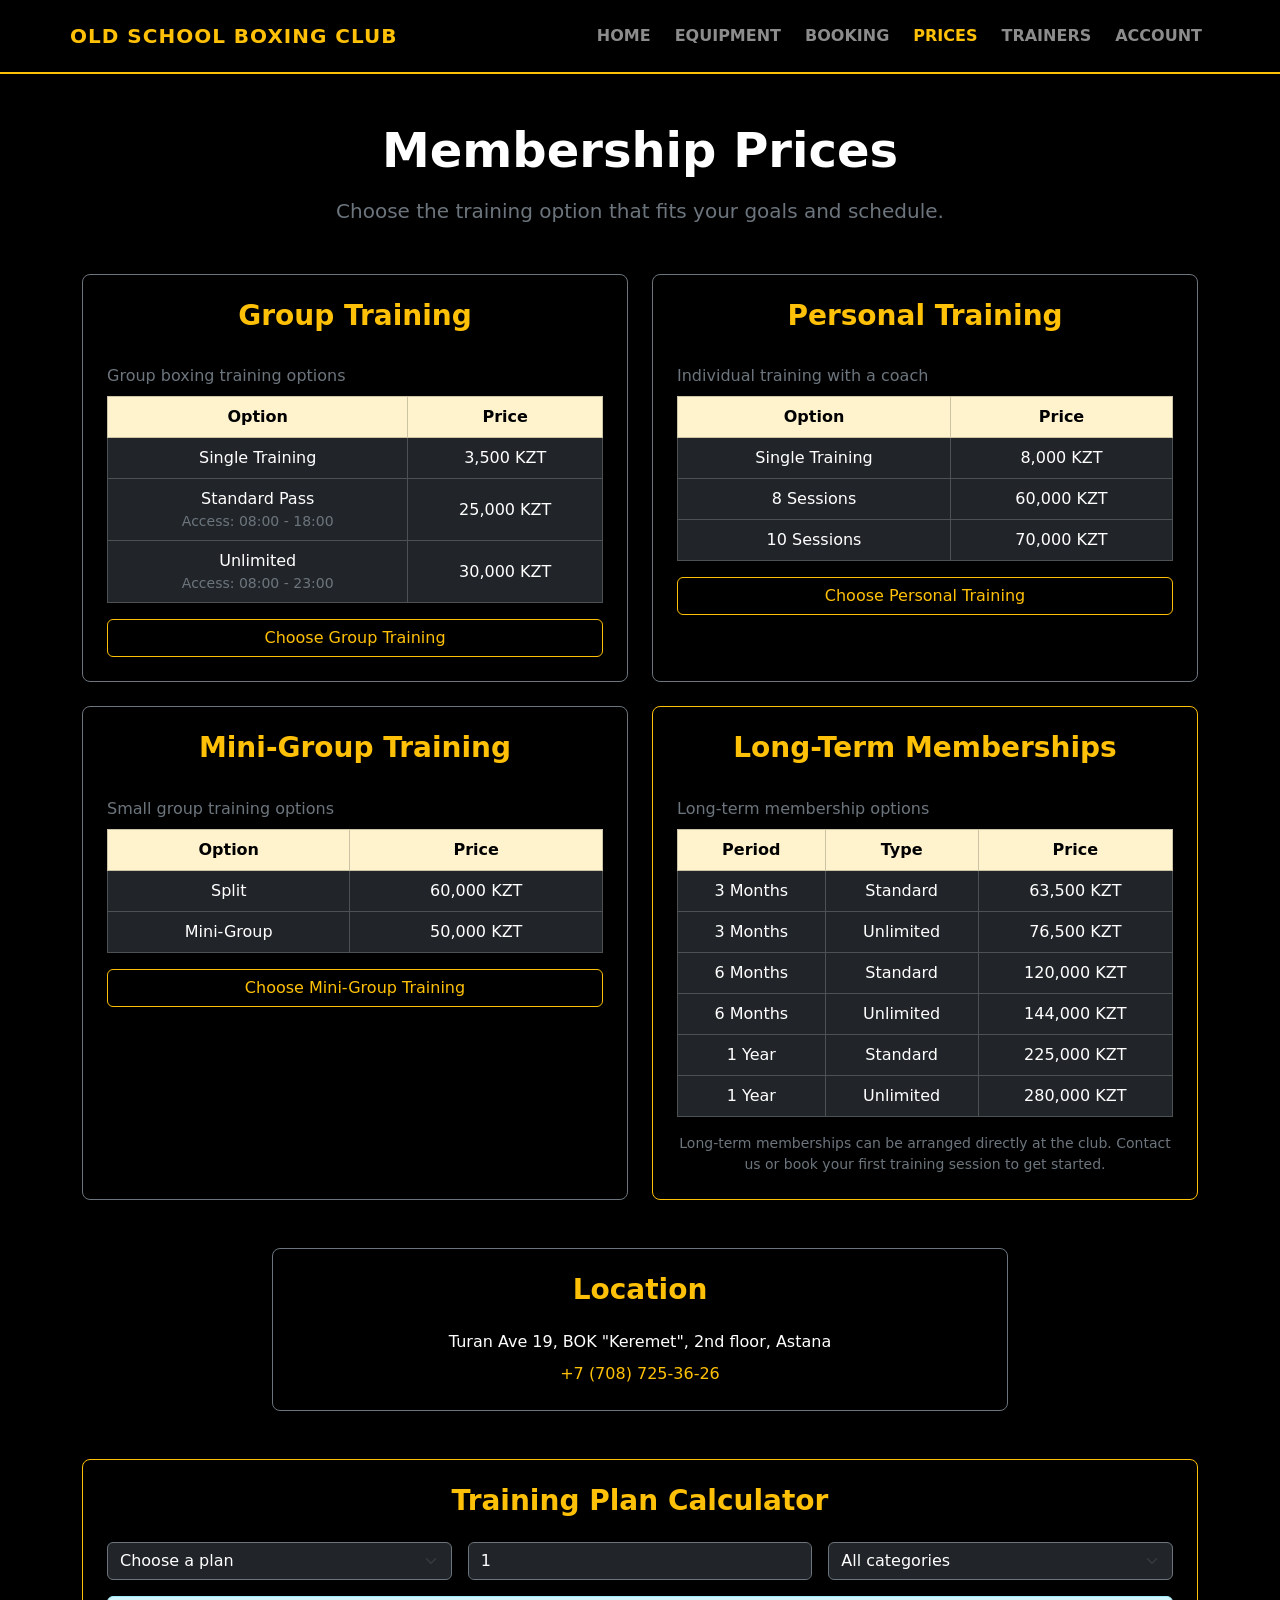
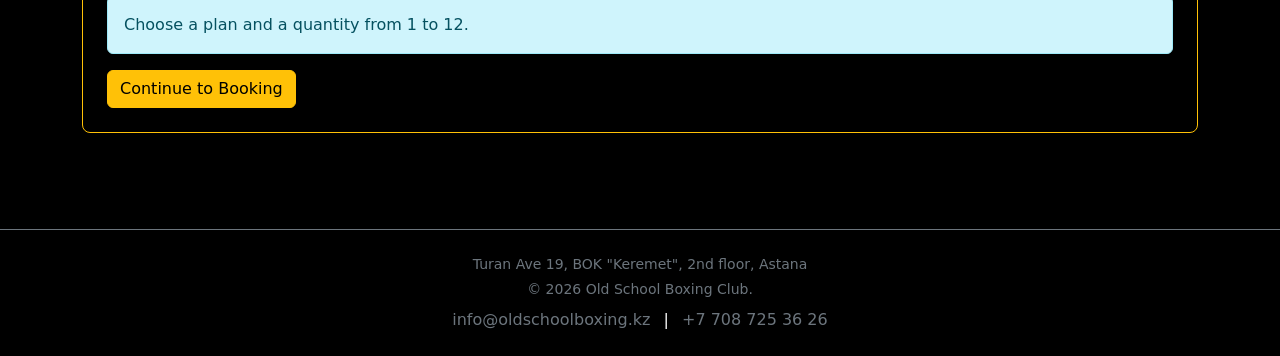
<file: src/prices.html>
<!DOCTYPE html>
<html lang="en">

<head>
  <meta charset="UTF-8">
  <meta name="viewport" content="width=device-width, initial-scale=1.0">

  <meta name="description"
        content="Membership and boxing training prices at Old School Boxing Club in Astana.">

  <title>Old School Boxing Club - Prices</title>

  <link href="https://cdn.jsdelivr.net/npm/bootstrap@5.3.8/dist/css/bootstrap.min.css"
        rel="stylesheet">

  <link rel="stylesheet" href="base.css">
  <link rel="stylesheet" href="arslan.css">
</head>

<body class="bg-black text-white lh-base">

<header class="main-header-bootstrap bg-black border-bottom border-2 border-warning">

  <nav class="navbar navbar-expand-md navbar-dark container py-3">

    <a class="navbar-brand text-warning fw-bold fs-5 brand-animation"
       href="index.html">
      OLD SCHOOL BOXING CLUB
    </a>

    <button class="navbar-toggler border-warning"
            type="button"
            data-bs-toggle="collapse"
            data-bs-target="#mainNavbar"
            aria-controls="mainNavbar"
            aria-expanded="false"
            aria-label="Toggle navigation">

      <span class="navbar-toggler-icon"></span>
    </button>

    <div class="collapse navbar-collapse" id="mainNavbar">

      <div class="navbar-nav ms-auto text-center gap-md-2 nav-animation">

        <a href="index.html" class="nav-link fw-semibold nav-popup"
           data-label="Home page">HOME</a>

        <a href="equipment.html" class="nav-link fw-semibold nav-popup"
           data-label="View our equipment">EQUIPMENT</a>

        <a href="booking.html" class="nav-link fw-semibold nav-popup"
           data-label="Book a training session">BOOKING</a>

        <a href="prices.html"
           class="nav-link fw-semibold active nav-popup"
           data-label="View membership prices"
           aria-current="page">PRICES</a>

        <a href="trainers.html" class="nav-link fw-semibold nav-popup"
           data-label="Meet our trainers">TRAINERS</a>

        <a href="login.html" class="nav-link fw-semibold nav-popup"
           data-label="Member account">ACCOUNT</a>

      </div>

    </div>

  </nav>

</header>


<section class="container text-center py-5">

  <h1 class="display-5 fw-bold mb-3">
    Membership Prices
  </h1>

  <p class="lead text-secondary mb-0">
    Choose the training option that fits your goals and schedule.
  </p>

</section>


<main class="container pb-5">

  <div class="row g-4">

    <div class="col-12 col-lg-6">

      <section class="border border-secondary rounded-3 p-3 p-md-4 h-100 shadow-sm">

        <h2 class="h3 text-warning fw-bold text-center mb-4">
          Group Training
        </h2>

        <div class="table-responsive">

          <table class="table table-dark table-bordered table-hover align-middle text-center mb-0">

            <caption class="caption-top text-secondary">
              Group boxing training options
            </caption>

            <thead class="table-warning">
            <tr>
              <th scope="col">Option</th>
              <th scope="col">Price</th>
            </tr>
            </thead>

            <tbody>
            <tr>
              <td>Single Training</td>
              <td>3,500 KZT</td>
            </tr>
            <tr>
              <td>
                Standard Pass
                <div class="small text-secondary">
                  Access: 08:00 - 18:00
                </div>
              </td>
              <td>25,000 KZT</td>
            </tr>
            <tr>
              <td>
                Unlimited
                <div class="small text-secondary">
                  Access: 08:00 - 23:00
                </div>
              </td>
              <td>30,000 KZT</td>
            </tr>
            </tbody>

          </table>

        </div>

        <a id="choose-group-training"
           data-session="group"
           href="booking.html#booking-form"
           class="btn btn-outline-warning w-100 mt-3">
          Choose Group Training
        </a>

      </section>

    </div>


    <div class="col-12 col-lg-6">

      <section class="border border-secondary rounded-3 p-3 p-md-4 h-100 shadow-sm">

        <h2 class="h3 text-warning fw-bold text-center mb-4">
          Personal Training
        </h2>

        <div class="table-responsive">

          <table class="table table-dark table-bordered table-hover align-middle text-center mb-0">

            <caption class="caption-top text-secondary">
              Individual training with a coach
            </caption>

            <thead class="table-warning">
            <tr>
              <th scope="col">Option</th>
              <th scope="col">Price</th>
            </tr>
            </thead>

            <tbody>
            <tr>
              <td>Single Training</td>
              <td>8,000 KZT</td>
            </tr>
            <tr>
              <td>8 Sessions</td>
              <td>60,000 KZT</td>
            </tr>
            <tr>
              <td>10 Sessions</td>
              <td>70,000 KZT</td>
            </tr>
            </tbody>

          </table>

        </div>

        <a id="choose-personal-training"
           data-session="personal"
           href="booking.html#booking-form"
           class="btn btn-outline-warning w-100 mt-3">
          Choose Personal Training
        </a>

      </section>

    </div>


    <div class="col-12 col-lg-6">

      <section class="border border-secondary rounded-3 p-3 p-md-4 h-100 shadow-sm">

        <h2 class="h3 text-warning fw-bold text-center mb-4">
          Mini-Group Training
        </h2>

        <div class="table-responsive">

          <table class="table table-dark table-bordered table-hover align-middle text-center mb-0">

            <caption class="caption-top text-secondary">
              Small group training options
            </caption>

            <thead class="table-warning">
            <tr>
              <th scope="col">Option</th>
              <th scope="col">Price</th>
            </tr>
            </thead>

            <tbody>
            <tr>
              <td>Split</td>
              <td>60,000 KZT</td>
            </tr>
            <tr>
              <td>Mini-Group</td>
              <td>50,000 KZT</td>
            </tr>
            </tbody>

          </table>

        </div>

        <a id="choose-minigroup-training"
           data-session="minigroup"
           href="booking.html#booking-form"
           class="btn btn-outline-warning w-100 mt-3">
          Choose Mini-Group Training
        </a>

      </section>

    </div>


    <div class="col-12 col-lg-6">

      <section class="border border-warning rounded-3 p-3 p-md-4 h-100 shadow">

        <h2 class="h3 text-warning fw-bold text-center mb-4">
          Long-Term Memberships
        </h2>

        <div class="table-responsive">

          <table class="table table-dark table-bordered table-hover align-middle text-center mb-0">

            <caption class="caption-top text-secondary">
              Long-term membership options
            </caption>

            <thead class="table-warning">
            <tr>
              <th scope="col">Period</th>
              <th scope="col">Type</th>
              <th scope="col">Price</th>
            </tr>
            </thead>

            <tbody>
            <tr>
              <td>3 Months</td>
              <td>Standard</td>
              <td>63,500 KZT</td>
            </tr>
            <tr>
              <td>3 Months</td>
              <td>Unlimited</td>
              <td>76,500 KZT</td>
            </tr>
            <tr>
              <td>6 Months</td>
              <td>Standard</td>
              <td>120,000 KZT</td>
            </tr>
            <tr>
              <td>6 Months</td>
              <td>Unlimited</td>
              <td>144,000 KZT</td>
            </tr>
            <tr>
              <td>1 Year</td>
              <td>Standard</td>
              <td>225,000 KZT</td>
            </tr>
            <tr>
              <td>1 Year</td>
              <td>Unlimited</td>
              <td>280,000 KZT</td>
            </tr>
            </tbody>

          </table>

        </div>

        <p class="small text-secondary text-center mt-3 mb-0">
          Long-term memberships can be arranged directly at the club.
          Contact us or book your first training session to get started.
        </p>

      </section>

    </div>

  </div>


  <section class="mt-5">

    <div class="row justify-content-center">

      <div class="col-12 col-md-10 col-lg-8">

        <div class="border border-secondary rounded-3 p-4 text-center shadow-sm">

          <h2 class="h3 fw-bold text-warning mb-4">
            Location
          </h2>

          <p class="mb-2">
            Turan Ave 19, BOK "Keremet", 2nd floor, Astana
          </p>

          <p class="mb-0">

            <a href="tel:+77087253626"
               class="link-warning text-decoration-none">
              +7 (708) 725-36-26
            </a>

          </p>

        </div>

      </div>

    </div>

  </section>

</main>


<footer class="bg-black border-top border-secondary text-center py-4 mt-5">

  <div class="container">

    <p class="small text-secondary mb-1">
      Turan Ave 19, BOK "Keremet", 2nd floor, Astana
    </p>

    <p class="small text-secondary mb-2">
      &copy; 2026 Old School Boxing Club.
    </p>

    <p class="mb-0">

      <a href="mailto:info@oldschoolboxing.kz"
         class="link-secondary text-decoration-none">
        info@oldschoolboxing.kz
      </a>

      <span class="mx-2">|</span>

      <a href="tel:+77087253626"
         class="link-secondary text-decoration-none">
        +7 708 725 36 26
      </a>

    </p>

  </div>

</footer>

<script src="https://cdn.jsdelivr.net/npm/bootstrap@5.3.8/dist/js/bootstrap.bundle.min.js"></script>
<script src="https://code.jquery.com/jquery-3.7.1.min.js"></script>
<script src="main.js"></script>
<script src="prices.js"></script>

</body>
</html>
</file>
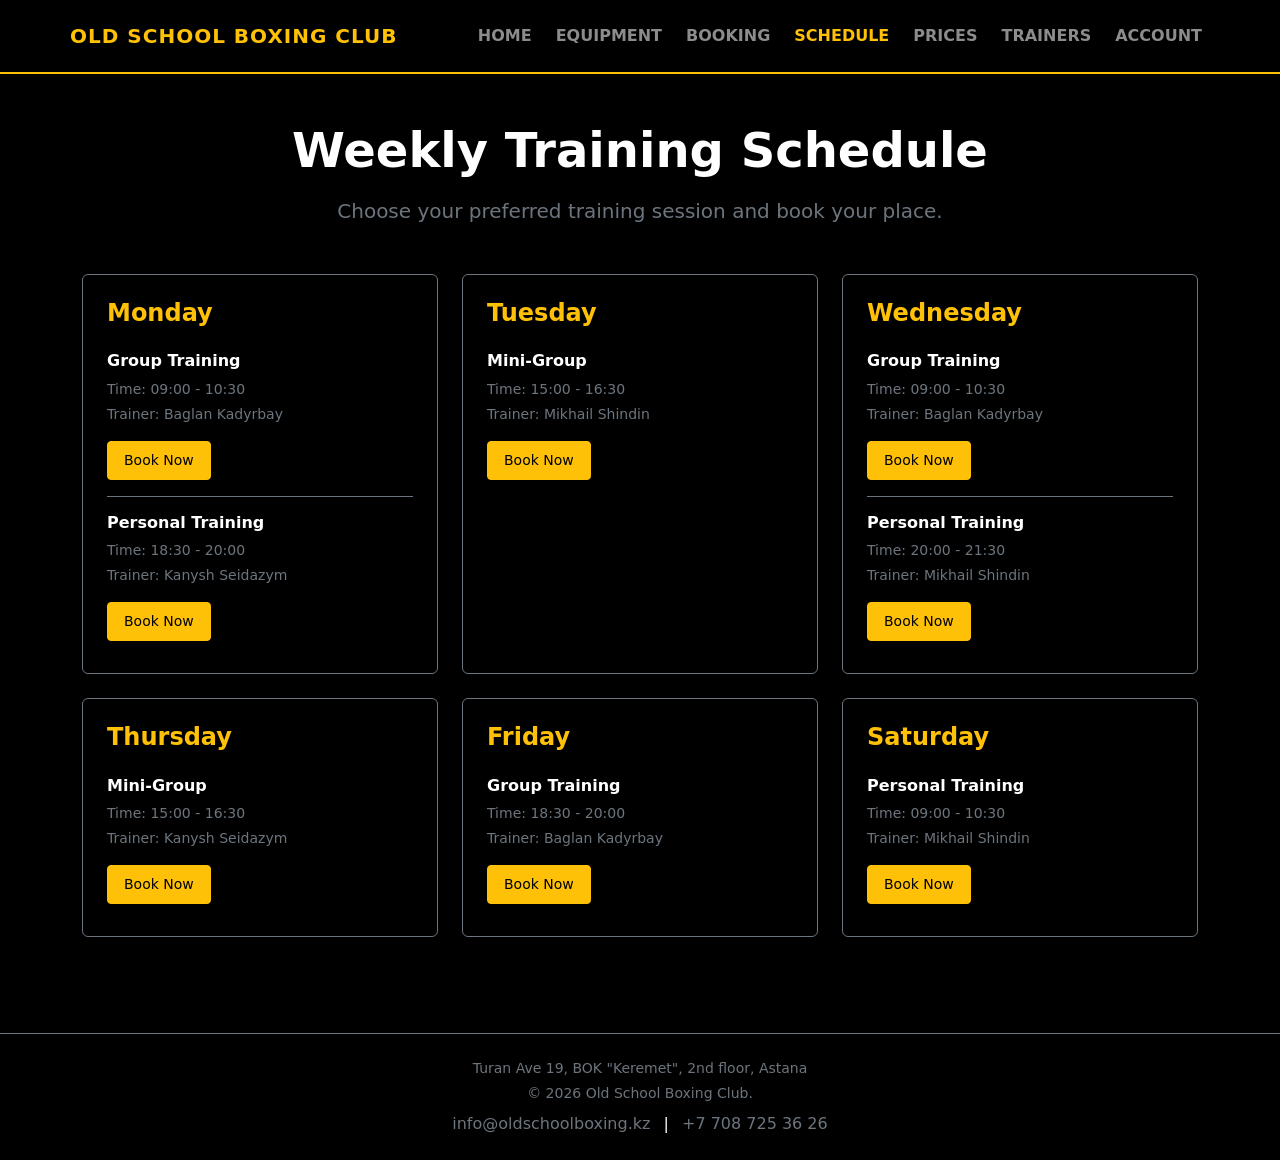
<file: src/schedule.html>
<!DOCTYPE html>
<html lang="en">

<head>
    <meta charset="UTF-8">
    <meta name="viewport" content="width=device-width, initial-scale=1.0">

    <meta name="description"
          content="Weekly training schedule at Old School Boxing Club in Astana.">

    <title>Old School Boxing Club - Schedule</title>

    <link href="https://cdn.jsdelivr.net/npm/bootstrap@5.3.8/dist/css/bootstrap.min.css"
          rel="stylesheet">

    <link rel="stylesheet" href="base.css">
    <link rel="stylesheet" href="assylkhan.css">
</head>

<body class="bg-black text-white lh-base">

<header class="main-header-bootstrap bg-black border-bottom border-2 border-warning">
    <nav class="navbar navbar-expand-md navbar-dark container py-3">

        <a class="navbar-brand text-warning fw-bold fs-5 brand-animation"
           href="index.html">
            OLD SCHOOL BOXING CLUB
        </a>

        <button class="navbar-toggler border-warning"
                type="button"
                data-bs-toggle="collapse"
                data-bs-target="#mainNavbar"
                aria-controls="mainNavbar"
                aria-expanded="false"
                aria-label="Toggle navigation">
            <span class="navbar-toggler-icon"></span>
        </button>

        <div class="collapse navbar-collapse" id="mainNavbar">
            <div class="navbar-nav ms-auto text-center gap-md-2 nav-animation">

                <a href="index.html"
                   class="nav-link fw-semibold nav-popup"
                   data-label="Home page">HOME</a>

                <a href="equipment.html"
                   class="nav-link fw-semibold nav-popup"
                   data-label="View our equipment">EQUIPMENT</a>

                <a href="booking.html"
                   class="nav-link fw-semibold nav-popup"
                   data-label="Book a training session">BOOKING</a>

                <a href="schedule.html"
                   class="nav-link fw-semibold active nav-popup"
                   data-label="Weekly training schedule"
                   aria-current="page">SCHEDULE</a>

                <a href="prices.html"
                   class="nav-link fw-semibold nav-popup"
                   data-label="View membership prices">PRICES</a>

                <a href="trainers.html"
                   class="nav-link fw-semibold nav-popup"
                   data-label="Meet our trainers">TRAINERS</a>

                <a href="login.html"
                   class="nav-link fw-semibold nav-popup"
                   data-label="Member account">ACCOUNT</a>

            </div>
        </div>
    </nav>
</header>

<main id="schedule-page" class="container py-5">
    <!-- Schedule cards are created by schedule.js -->
</main>

<footer class="bg-black border-top border-secondary text-center py-4 mt-5">
    <div class="container">

        <p class="small text-secondary mb-1">
            Turan Ave 19, BOK "Keremet", 2nd floor, Astana
        </p>

        <p class="small text-secondary mb-2">
            &copy; 2026 Old School Boxing Club.
        </p>

        <p class="mb-0">
            <a href="mailto:info@oldschoolboxing.kz"
               class="link-secondary text-decoration-none">
                info@oldschoolboxing.kz
            </a>

            <span class="mx-2">|</span>

            <a href="tel:+77087253626"
               class="link-secondary text-decoration-none">
                +7 708 725 36 26
            </a>
        </p>

    </div>
</footer>

<script src="https://cdn.jsdelivr.net/npm/bootstrap@5.3.8/dist/js/bootstrap.bundle.min.js"></script>
<script src="https://code.jquery.com/jquery-3.7.1.min.js"></script>
<script src="main.js"></script>
<script src="schedule.js"></script>

</body>
</html>
</file>
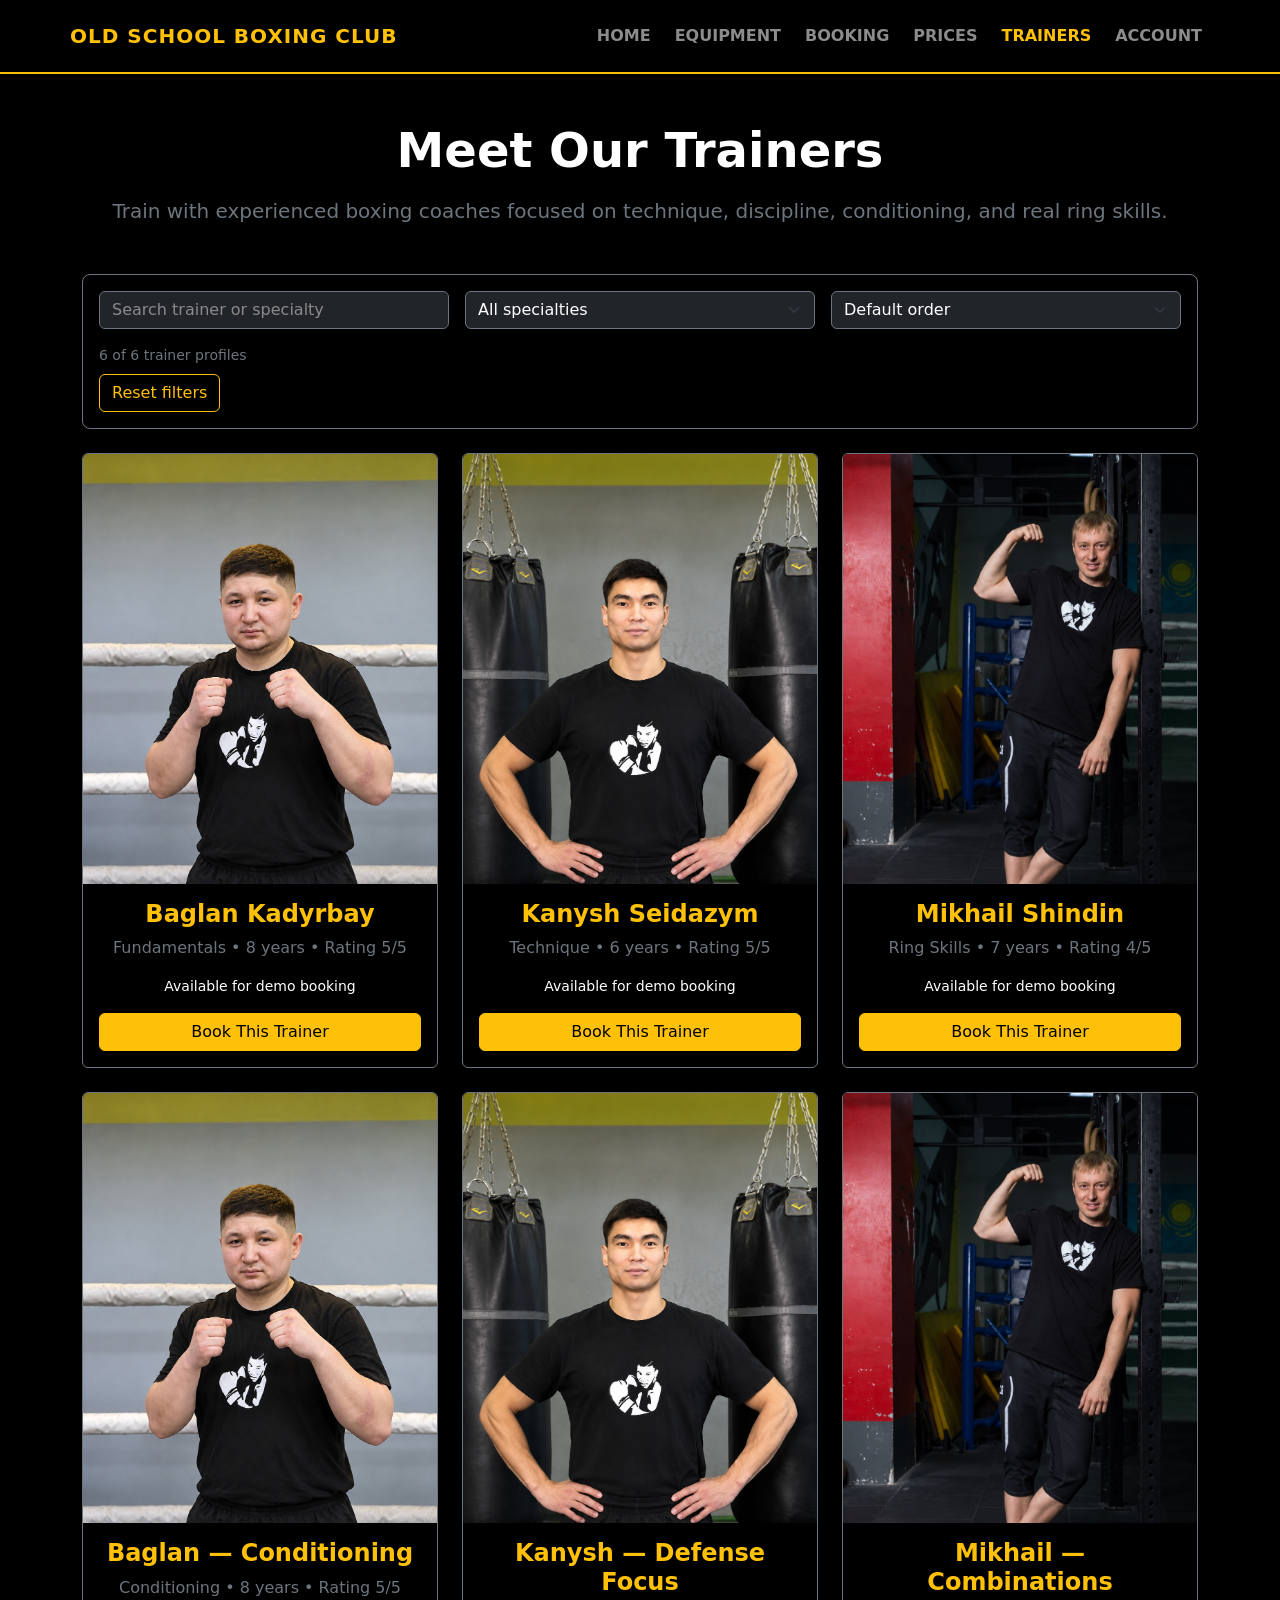
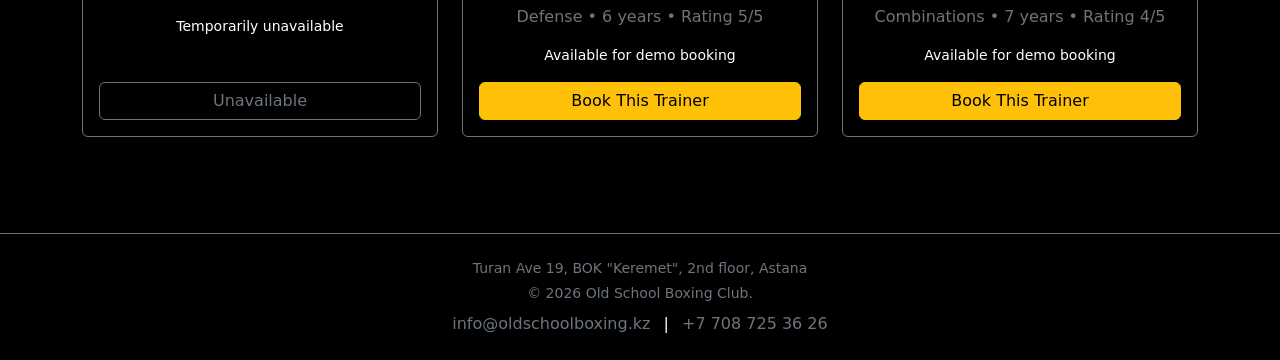
<file: src/trainers.html>
<!DOCTYPE html>
<html lang="en">

<head>
  <meta charset="UTF-8">
  <meta name="viewport" content="width=device-width, initial-scale=1.0">

  <meta name="description"
        content="Meet the professional boxing coaches at Old School Boxing Club in Astana.">

  <title>Old School Boxing Club - Trainers</title>

  <link href="https://cdn.jsdelivr.net/npm/bootstrap@5.3.8/dist/css/bootstrap.min.css"
        rel="stylesheet">

  <link rel="stylesheet" href="base.css">
  <link rel="stylesheet" href="arslan.css">
</head>

<body class="bg-black text-white lh-base">

<header class="main-header-bootstrap bg-black border-bottom border-2 border-warning">

  <nav class="navbar navbar-expand-md navbar-dark container py-3">

    <a class="navbar-brand text-warning fw-bold fs-5 brand-animation"
       href="index.html">
      OLD SCHOOL BOXING CLUB
    </a>

    <button class="navbar-toggler border-warning"
            type="button"
            data-bs-toggle="collapse"
            data-bs-target="#mainNavbar"
            aria-controls="mainNavbar"
            aria-expanded="false"
            aria-label="Toggle navigation">

      <span class="navbar-toggler-icon"></span>
    </button>

    <div class="collapse navbar-collapse" id="mainNavbar">

      <div class="navbar-nav ms-auto text-center gap-md-2 nav-animation">

        <a href="index.html"
           class="nav-link fw-semibold nav-popup"
           data-label="Home page">
          HOME
        </a>

        <a href="equipment.html"
           class="nav-link fw-semibold nav-popup"
           data-label="View our equipment">
          EQUIPMENT
        </a>

        <a href="booking.html"
           class="nav-link fw-semibold nav-popup"
           data-label="Book a training session">
          BOOKING
        </a>

        <a href="prices.html"
           class="nav-link fw-semibold nav-popup"
           data-label="View membership prices">
          PRICES
        </a>

        <a href="trainers.html"
           class="nav-link fw-semibold active nav-popup"
           data-label="Meet our trainers"
           aria-current="page">
          TRAINERS
        </a>

        <a href="login.html"
           class="nav-link fw-semibold nav-popup"
           data-label="Member account">
          ACCOUNT
        </a>

      </div>

    </div>

  </nav>

</header>


<section class="container text-center py-5">

  <h1 class="display-5 fw-bold mb-3">
    Meet Our Trainers
  </h1>

  <p class="lead text-secondary mb-0">
    Train with experienced boxing coaches focused on technique,
    discipline, conditioning, and real ring skills.
  </p>

</section>


<main id="trainers-list" class="container pb-5">

  <div class="row g-4 justify-content-center">

    <!-- TRAINER 1 -->
    <div class="col-12 col-md-6 col-lg-4">

      <article id="trainer-baglan"
               class="card bg-black text-white border-secondary h-100 shadow-sm">

        <img src="images/gym9.png"
             class="card-img-top trainer-img"
             alt="Boxing trainer Baglan Kadyrbay">

        <div class="card-body d-flex flex-column text-center">

          <h2 class="h3 text-warning fw-bold">
            Baglan Kadyrbay
          </h2>

          <p class="text-secondary">
            Professional boxing coach focused on boxing fundamentals,
            technique, conditioning, and fighter development.
          </p>

          <div class="mt-auto">

            <a href="booking.html#booking-form"
               id="book-baglan"
               data-trainer="baglan"
               class="btn btn-warning w-100">
              Book with Baglan
            </a>

          </div>

        </div>

      </article>

    </div>


    <!-- TRAINER 2 -->
    <div class="col-12 col-md-6 col-lg-4">

      <article id="trainer-kanysh"
               class="card bg-black text-white border-secondary h-100 shadow-sm">

        <img src="images/gym8.png"
             class="card-img-top trainer-img"
             alt="Boxing trainer Kanysh Seidazym">

        <div class="card-body d-flex flex-column text-center">

          <h2 class="h3 text-warning fw-bold">
            Kanysh Seidazym
          </h2>

          <p class="text-secondary">
            Boxing coach helping athletes develop movement,
            striking technique, defense, and physical conditioning.
          </p>

          <div class="mt-auto">

            <a href="booking.html#booking-form"
               id="book-kanysh"
               data-trainer="kanysh"
               class="btn btn-warning w-100">
              Book with Kanysh
            </a>

          </div>

        </div>

      </article>

    </div>


    <!-- TRAINER 3 -->
    <div class="col-12 col-md-6 col-lg-4">

      <article id="trainer-mikhail"
               class="card bg-black text-white border-secondary h-100 shadow-sm">

        <img src="images/gym7.png"
             class="card-img-top trainer-img"
             alt="Boxing trainer Mikhail Shindin">

        <div class="card-body d-flex flex-column text-center">

          <h2 class="h3 text-warning fw-bold">
            Mikhail Shindin
          </h2>

          <p class="text-secondary">
            Boxing coach focused on practical ring skills,
            technical improvement, combinations, and conditioning.
          </p>

          <div class="mt-auto">

            <a href="booking.html#booking-form"
               id="book-mikhail"
               data-trainer="mikhail"
               class="btn btn-warning w-100">
              Book with Mikhail
            </a>

          </div>

        </div>

      </article>

    </div>

  </div>

</main>


<footer class="bg-black border-top border-secondary text-center py-4 mt-5">

  <div class="container">

    <p class="small text-secondary mb-1">
      Turan Ave 19, BOK "Keremet", 2nd floor, Astana
    </p>

    <p class="small text-secondary mb-2">
      &copy; 2026 Old School Boxing Club.
    </p>

    <p class="mb-0">

      <a href="mailto:info@oldschoolboxing.kz"
         class="link-secondary text-decoration-none">
        info@oldschoolboxing.kz
      </a>

      <span class="mx-2">|</span>

      <a href="tel:+77087253626"
         class="link-secondary text-decoration-none">
        +7 708 725 36 26
      </a>

    </p>

  </div>

</footer>


<script src="https://cdn.jsdelivr.net/npm/bootstrap@5.3.8/dist/js/bootstrap.bundle.min.js"></script>
<script src="https://code.jquery.com/jquery-3.7.1.min.js"></script>
<script src="main.js"></script>
<script src="trainers.js"></script>

</body>
</html>
</file>
<file: src/assylkhan.css>
.home-image-wrapper {
    width: 100%;
    border: 1px solid #6c757d;
    border-radius: 12px;
    overflow: hidden;
}

.home-hero-img,
.experience-img {
    display: block;
    width: 100%;
    height: 360px;
    object-fit: cover;
    object-position: center;
}

.equipment-img {
    display: block;
    width: 100%;
    height: 250px;
    object-fit: cover;
    object-position: center;
}

.card {
    transition: transform 0.25s ease, border-color 0.25s ease;
}

.card:hover {
    transform: translateY(-5px);
    border-color: #ffc107;
}

.form-control::placeholder {
    color: #8a8a8a;
}

.form-control:focus,
.form-select:focus {
    border-color: #ffc107;
    box-shadow: 0 0 0 0.2rem rgba(255, 193, 7, 0.2);
}

@media (max-width: 767.98px) {
    .home-hero-img,
    .experience-img {
        height: 300px;
    }
}

@media (max-width: 575.98px) {
    .home-hero-img,
    .experience-img {
        height: 250px;
    }
}
</file>
<file: src/arslan.css>
.trainer-img {
    width: 100%;
    height: 430px;
    object-fit: cover;
    object-position: center;
}

.card {
    transition: transform 0.25s ease, border-color 0.25s ease;
}

.card:hover {
    transform: translateY(-5px);
    border-color: #ffc107;
}

.form-control::placeholder {
    color: #8a8a8a;
}

.form-control:focus,
.form-select:focus {
    border-color: #ffc107;
    box-shadow: 0 0 0 0.2rem rgba(255, 193, 7, 0.2);
}

@media (max-width: 767.98px) {
    .trainer-img {
        height: 380px;
    }
}

@media (max-width: 575.98px) {
    .trainer-img {
        height: 340px;
    }
}
</file>
<file: src/base.css>
* {
    box-sizing: border-box;
}

.main-header-bootstrap {
    position: sticky;
    top: 0;
    z-index: 1030;
}

.navbar-brand {
    letter-spacing: 1px;
}

.navbar .nav-link:hover,
.navbar .nav-link.active {
    color: #ffc107;
}

.brand-animation {
    animation: headerFade 0.8s ease-out;
}

.nav-animation {
    animation: headerFade 1s ease-out;
}

@keyframes headerFade {
    from {
        opacity: 0;
        transform: translateY(-10px);
    }

    to {
        opacity: 1;
        transform: translateY(0);
    }
}

.nav-popup {
    position: relative;
}

.nav-popup::after {
    content: attr(data-label);
    position: absolute;
    left: 50%;
    top: 100%;
    transform: translateX(-50%) translateY(8px);
    background-color: #ffc107;
    color: #000;
    padding: 6px 10px;
    border-radius: 6px;
    font-size: 0.75rem;
    white-space: nowrap;
    opacity: 0;
    visibility: hidden;
    transition: opacity 0.2s ease, transform 0.2s ease;
    z-index: 1050;
}

.nav-popup:hover::after {
    opacity: 1;
    visibility: visible;
    transform: translateX(-50%) translateY(4px);
}


.hidden {
    display: none !important;
}

.selected {
    border-color: #ffc107 !important;
}

.error {
    border-color: #dc3545 !important;
}

.success {
    border-color: #198754 !important;
}

@media (max-width: 767.98px) {
    .nav-popup::after {
        display: none;
    }
}
</file>
